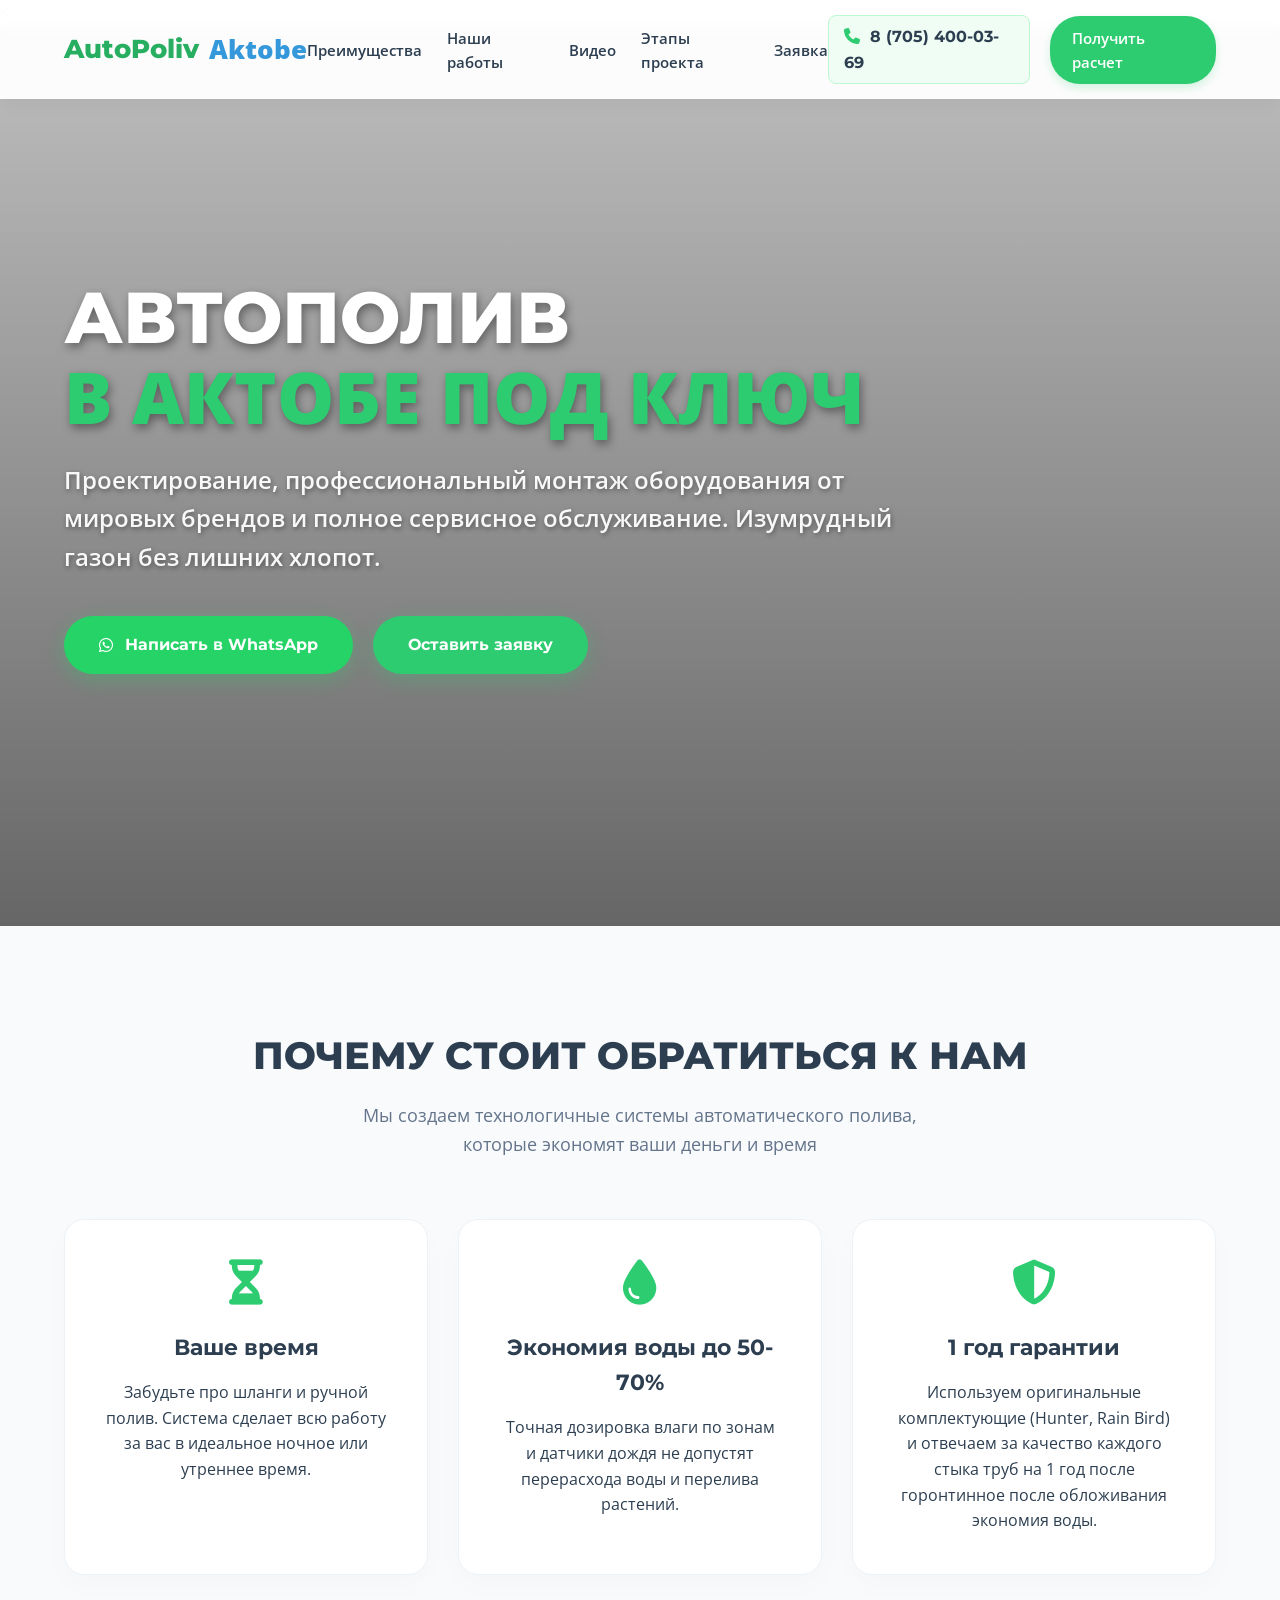
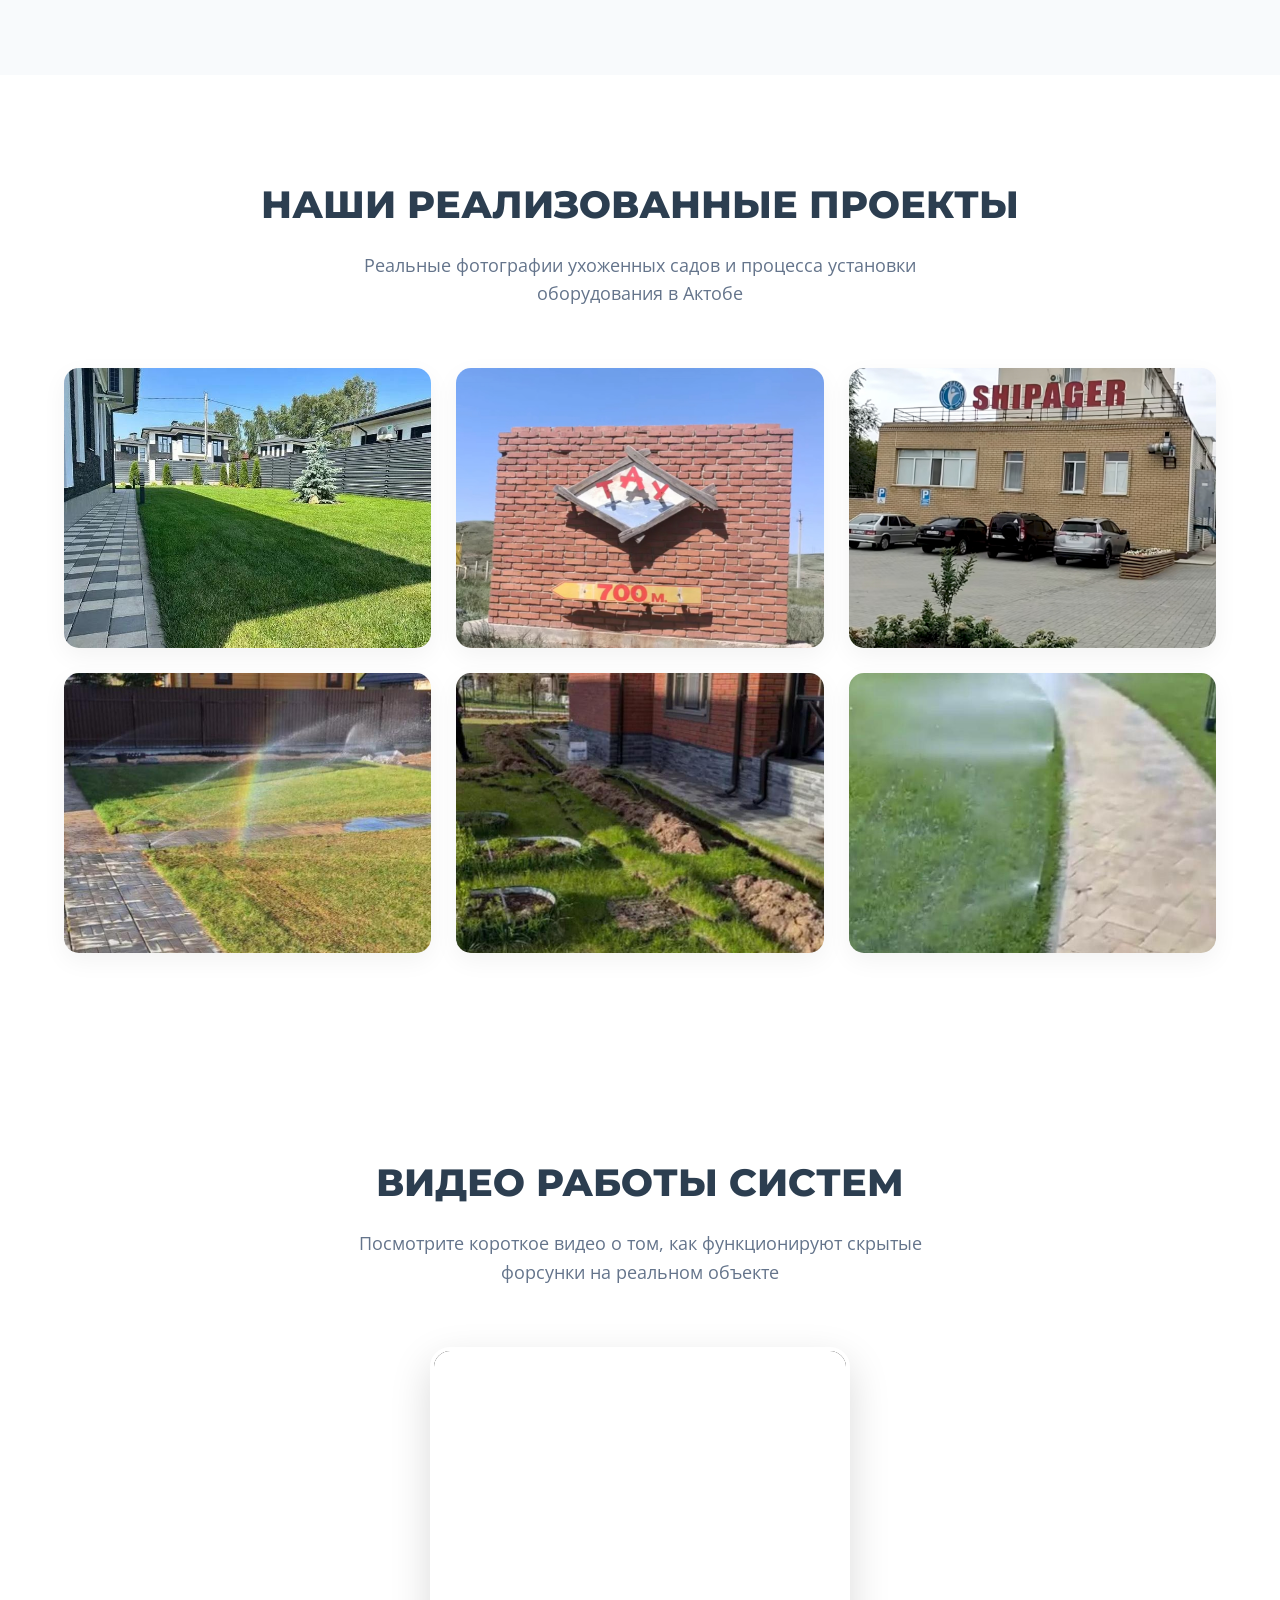
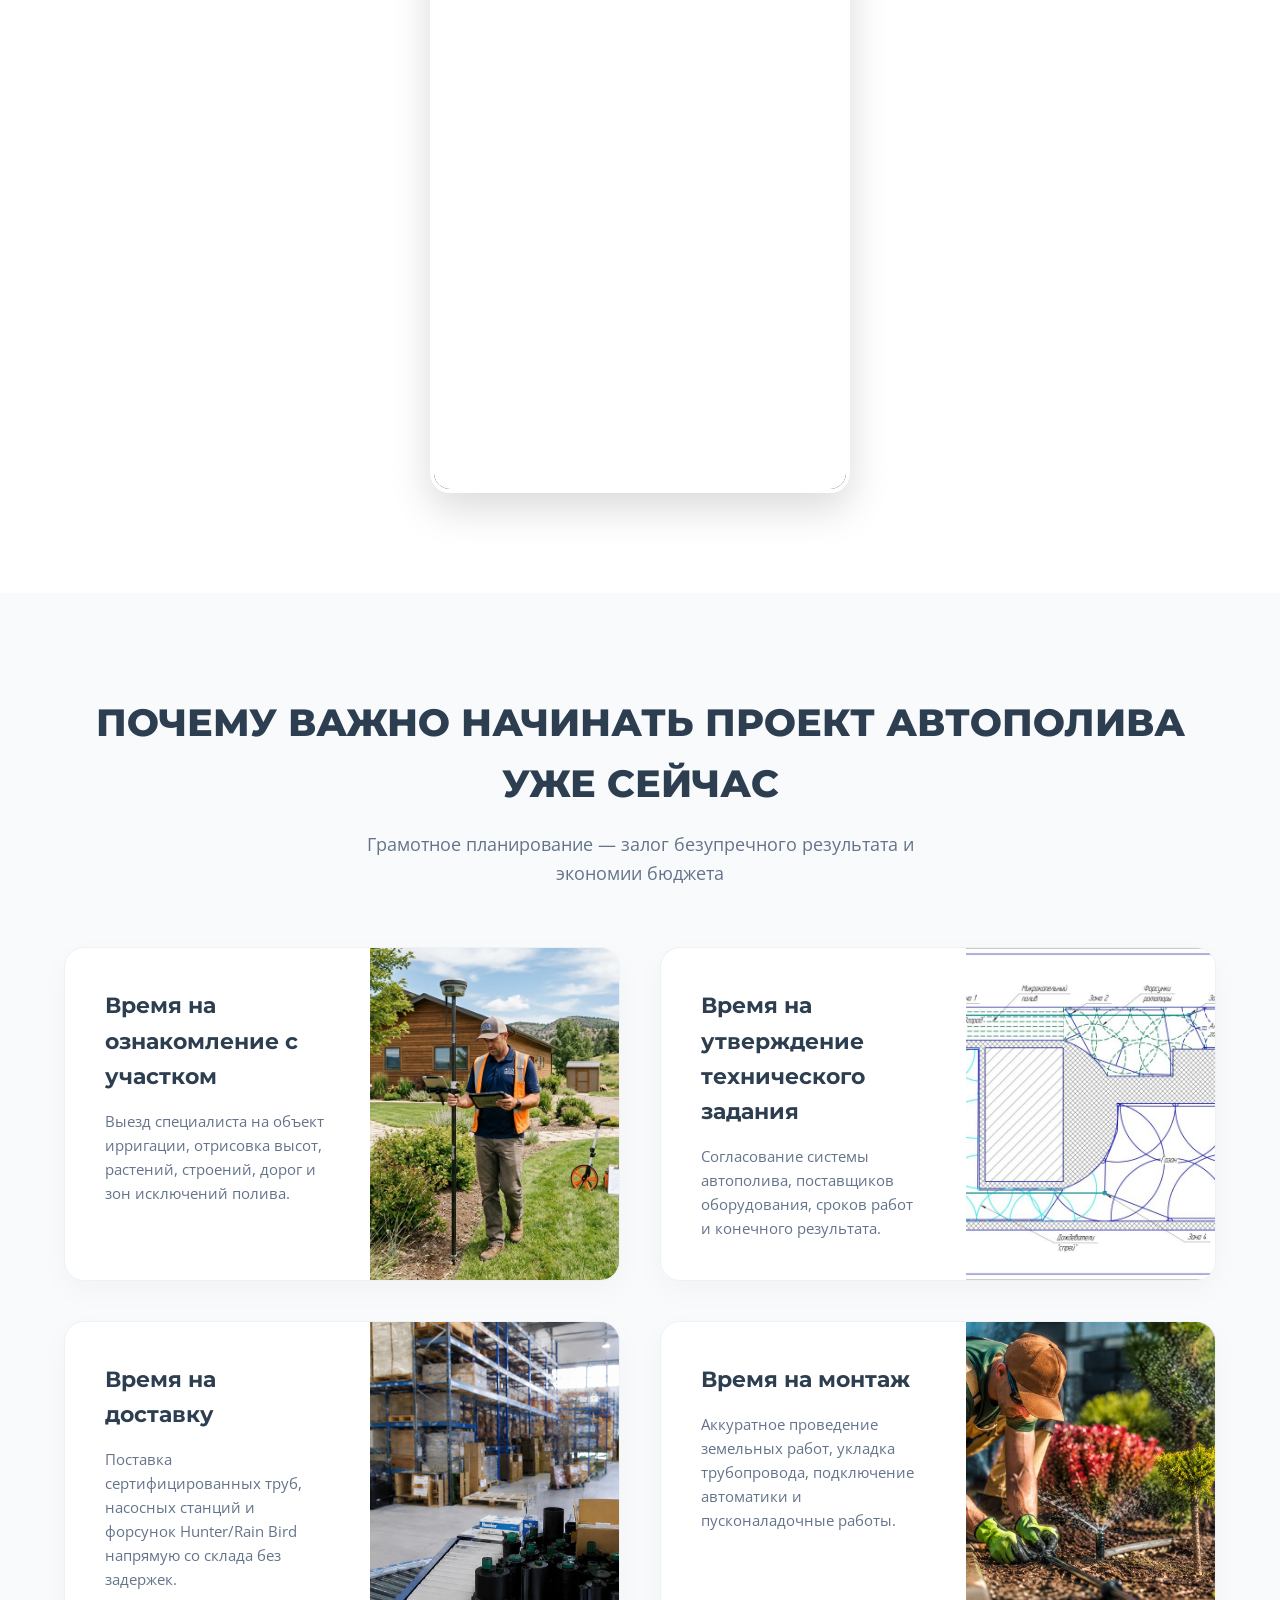
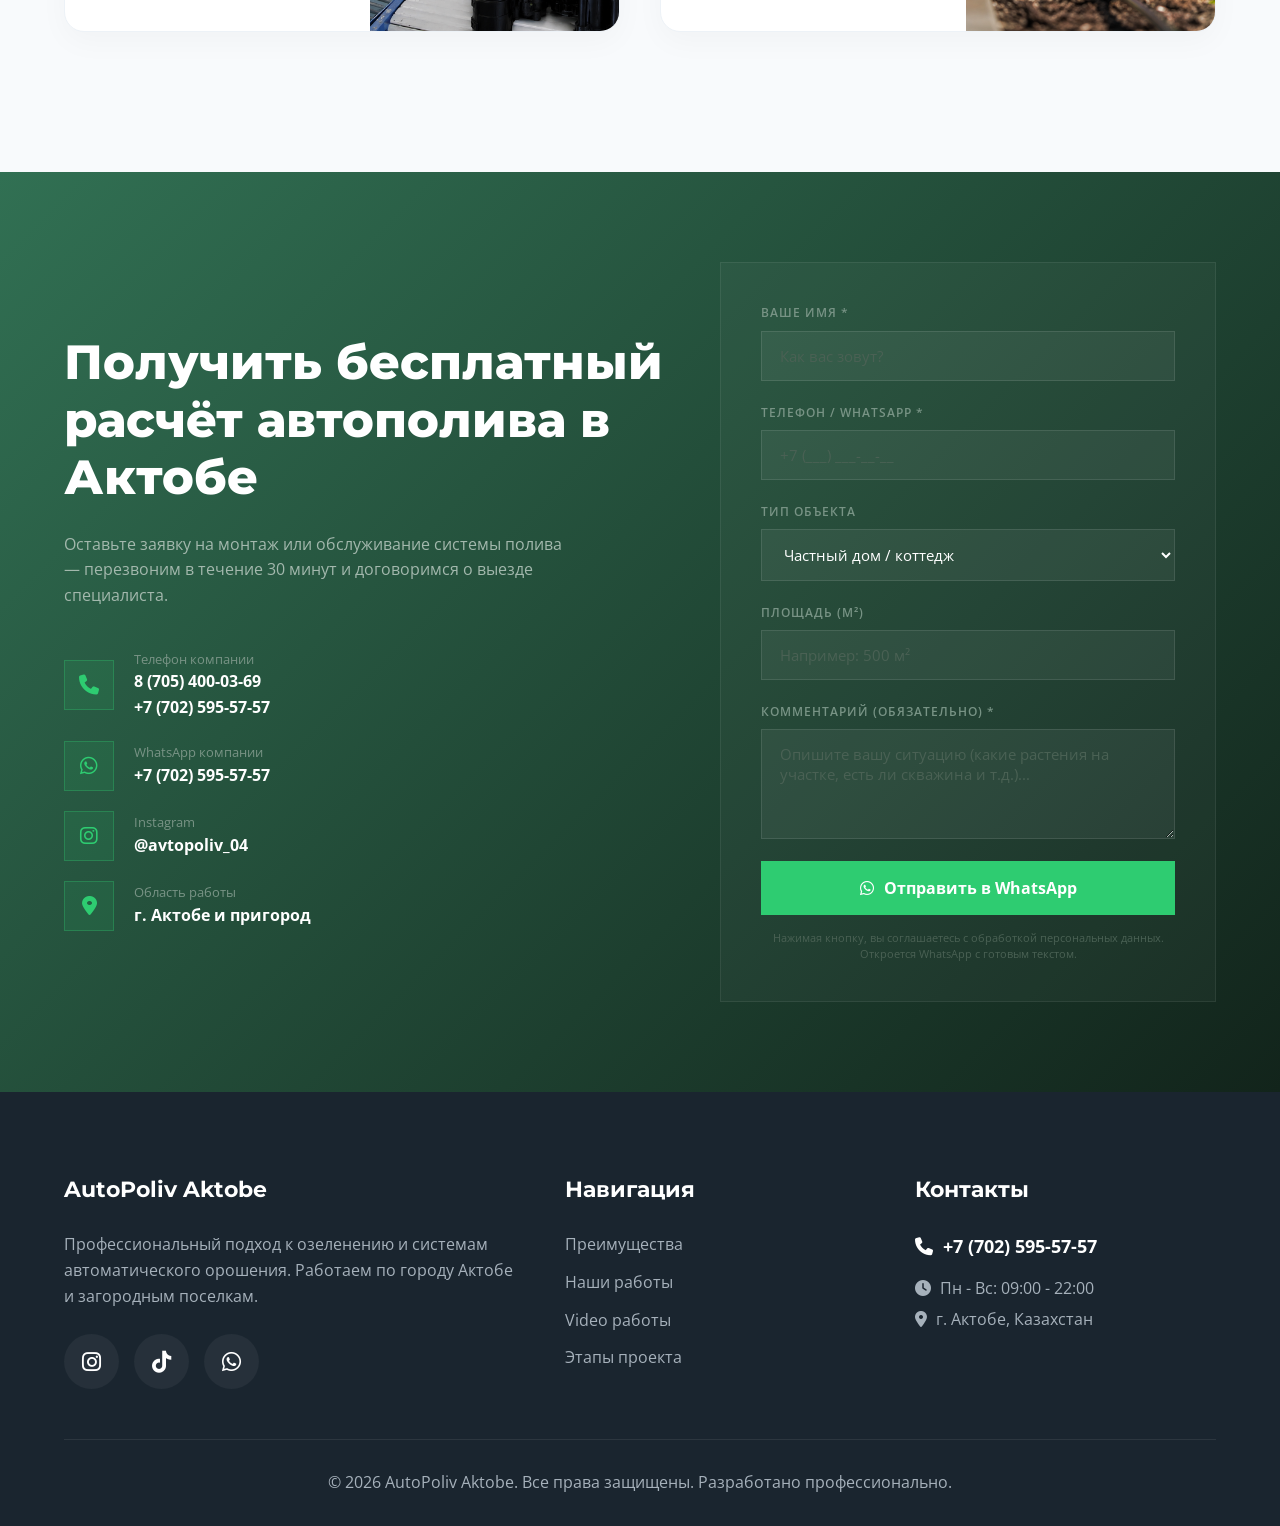
<file: My-site/index.html>
<<!DOCTYPE html>
<html lang="ru">
<head>
    <meta charset="UTF-8">
    <meta name="viewport" content="width=device-width, initial-scale=1.0">
    <title>Автополив Актобе | Профессиональные системы полива</title>
    <link rel="preconnect" href="https://fonts.googleapis.com">
    <link rel="preconnect" href="https://fonts.gstatic.com" crossorigin>
    <link href="https://fonts.googleapis.com/css2?family=Montserrat:wght@400;600;700;800&family=Open+Sans:wght@400;600&display=swap" rel="stylesheet">
    <link rel="stylesheet" href="https://cdnjs.cloudflare.com/ajax/libs/font-awesome/6.5.1/css/all.min.css">
    <style>
        :root {
            --primary-green: #2ecc71;
            --dark-green: #27ae60;
            --water-blue: #3498db;
            --bg-light: #f8fafc;
            --text-main: #2c3e50;
            --text-light: #64748b;
            --white: #ffffff;
            --form-bg: #111d17; /* Темный изумруд как на фото */
        }

        * {
            margin: 0;
            padding: 0;
            box-sizing: border-box;
            font-family: 'Open Sans', sans-serif;
            scroll-behavior: smooth;
        }

        body {
            color: var(--text-main);
            background-color: var(--white);
            line-height: 1.6;
        }

        .container {
            width: 90%;
            max-width: 1200px;
            margin: 0 auto;
        }

        .header {
            background-color: rgba(255, 255, 255, 0.95);
            backdrop-filter: blur(10px);
            box-shadow: 0 4px 20px rgba(0,0,0,0.05);
            position: fixed;
            width: 100%;
            top: 0;
            left: 0;
            z-index: 1000;
        }

        .header-container {
            display: flex;
            justify-content: space-between;
            align-items: center;
            padding: 15px 0;
        }

        .logo {
            font-family: 'Montserrat', sans-serif;
            font-size: 26px;
            font-weight: 800;
            color: var(--dark-green);
            text-decoration: none;
            display: flex;
            align-items: center;
            gap: 10px;
        }

        .logo span {
            color: var(--water-blue);
        }

        .nav {
            display: flex;
            align-items: center;
            gap: 25px;
        }

        .nav a {
            text-decoration: none;
            color: var(--text-main);
            font-weight: 600;
            font-size: 15px;
            transition: color 0.3s;
        }

        .nav a:hover {
            color: var(--primary-green);
        }

        .header-contacts {
            display: flex;
            align-items: center;
            gap: 20px;
        }

        .header-phone {
            font-family: 'Montserrat', sans-serif;
            font-weight: 700;
            font-size: 16px;
            color: var(--text-main);
            text-decoration: none;
            transition: color 0.3s;
            background-color: #f0fdf4;
            padding: 8px 15px;
            border-radius: 8px;
            border: 1px solid #bbf7d0;
        }

        .header-phone:hover {
            color: var(--white);
            background-color: var(--dark-green);
        }

        .nav .btn-nav {
            background-color: var(--primary-green);
            color: white;
            padding: 10px 22px;
            border-radius: 30px;
            box-shadow: 0 4px 10px rgba(46, 204, 113, 0.2);
            text-decoration: none;
            font-weight: 600;
            font-size: 15px;
            transition: all 0.3s ease;
        }

        .nav .btn-nav:hover {
            background-color: var(--dark-green);
            transform: translateY(-2px);
        }

        .hero {
            position: relative;
            height: 100vh;
            background-image: url('https://www.monaghanslandscaping.com/wp-content/uploads/automatic-sprinkler-system-installation.jpg');
            background-size: cover;
            background-position: center;
            display: flex;
            align-items: center;
        }

        .hero-overlay {
            position: absolute;
            top: 0;
            left: 0;
            width: 100%;
            height: 100%;
            background: linear-gradient(rgba(0, 0, 0, 0.25), rgba(0, 0, 0, 0.6));
            z-index: 1;
        }

        .hero-content {
            position: relative;
            z-index: 2;
            color: white;
            max-width: 850px;
        }

        .hero h1 {
            font-family: 'Montserrat', sans-serif;
            font-size: 72px;
            font-weight: 800;
            line-height: 1.1;
            margin-bottom: 25px;
            text-transform: uppercase;
            text-shadow: 2px 4px 10px rgba(0,0,0,0.4);
        }

        .hero h1 span {
            color: var(--primary-green);
        }

        .hero p {
            font-size: 24px;
            margin-bottom: 40px;
            text-shadow: 1px 2px 5px rgba(0,0,0,0.4);
            color: rgba(255,255,255,0.95);
            font-weight: 600;
        }

        .btn-group {
            display: flex;
            gap: 20px;
            flex-wrap: wrap;
        }

        .btn {
            display: inline-flex;
            align-items: center;
            gap: 12px;
            padding: 16px 35px;
            text-decoration: none;
            font-family: 'Montserrat', sans-serif;
            font-weight: 700;
            font-size: 16px;
            border-radius: 50px;
            transition: all 0.3s ease;
        }

        .btn:hover {
            transform: translateY(-3px);
        }

        .btn-whatsapp {
            background-color: #25D366;
            color: white;
            box-shadow: 0 6px 20px rgba(37, 211, 102, 0.3);
        }

        .btn-whatsapp:hover {
            background-color: #20ba56;
            box-shadow: 0 8px 25px rgba(37, 211, 102, 0.4);
        }

        .btn-primary {
            background-color: var(--primary-green);
            color: white;
            box-shadow: 0 6px 20px rgba(46, 204, 113, 0.3);
        }

        .btn-primary:hover {
            background-color: var(--dark-green);
        }

        section {
            padding: 100px 0;
        }

        .section-title {
            text-align: center;
            font-family: 'Montserrat', sans-serif;
            font-size: 38px;
            color: var(--text-main);
            margin-bottom: 15px;
            font-weight: 800;
            text-transform: uppercase;
        }

        .section-subtitle {
            text-align: center;
            color: var(--text-light);
            font-size: 18px;
            margin-bottom: 60px;
            max-width: 600px;
            margin-left: auto;
            margin-right: auto;
        }

        .benefits {
            background-color: var(--bg-light);
        }

        .benefits-grid {
            display: grid;
            grid-template-columns: repeat(auto-fit, minmax(300px, 1fr));
            gap: 30px;
        }

        .benefit-card {
            background: var(--white);
            padding: 40px;
            border-radius: 20px;
            box-shadow: 0 10px 30px rgba(0,0,0,0.02);
            border: 1px solid #edf2f7;
            text-align: center;
            transition: all 0.3s ease;
        }

        .benefit-card:hover {
            border-color: var(--primary-green);
            transform: translateY(-5px);
            box-shadow: 0 15px 35px rgba(46,204,113,0.08);
        }

        .benefit-card i {
            font-size: 45px;
            color: var(--primary-green);
            margin-bottom: 25px;
        }

        .benefit-card h3 {
            font-family: 'Montserrat', sans-serif;
            font-size: 22px;
            margin-bottom: 15px;
            color: var(--text-main);
        }

        .gallery-grid {
            display: grid;
            grid-template-columns: repeat(auto-fit, minmax(350px, 1fr));
            gap: 25px;
        }

        .gallery-item {
            position: relative;
            border-radius: 15px;
            overflow: hidden;
            height: 280px;
            box-shadow: 0 8px 25px rgba(0,0,0,0.05);
        }

        .gallery-item img {
            width: 100%;
            height: 100%;
            object-fit: cover;
            transition: transform 0.5s ease;
        }

        .gallery-item:hover img {
            transform: scale(1.08);
        }

        .video-section {
            background-color: var(--white);
        }

        .video-wrapper {
            max-width: 420px;
            width: 100%;
            aspect-ratio: 9 / 16;
            margin: 0 auto;
            position: relative;
            background-color: #000;
            box-shadow: 0 15px 40px rgba(0,0,0,0.15);
            border-radius: 20px;
            overflow: hidden;
            border: 4px solid var(--white);
        }

        .video-wrapper iframe,
        .video-wrapper blockquote,
        .video-wrapper video {
            width: 100%;
            height: 100%;
            display: block;
        }

        .video-wrapper video {
            object-fit: cover;
        }

        .timeline-section {
            background-color: var(--bg-light);
        }

        .timeline-grid {
            display: grid;
            grid-template-columns: 1fr 1fr;
            gap: 40px;
            align-items: stretch;
            margin-bottom: 40px;
        }

        .timeline-block {
            background: var(--white);
            border-radius: 20px;
            overflow: hidden;
            box-shadow: 0 10px 30px rgba(0,0,0,0.03);
            display: flex;
            border: 1px solid #edf2f7;
        }

        .timeline-text {
            padding: 40px;
            flex: 1;
        }

        .timeline-text h3 {
            font-family: 'Montserrat', sans-serif;
            font-size: 22px;
            margin-bottom: 15px;
            color: var(--text-main);
        }

        .timeline-text p {
            color: var(--text-light);
            font-size: 15px;
        }

        .timeline-image {
            width: 45%;
            position: relative;
        }

        .timeline-image img {
            width: 100%;
            height: 100%;
            object-fit: cover;
        }

        /* СТИЛИ НОВОЙ КРАСИВОЙ ЗАЯВКИ (КАК НА ФОТО) */
        .order-section {
            background: linear-gradient(135deg, #317053 0%, #12241b 100%);
            color: var(--white);
            padding: 90px 0;
            position: relative;
            overflow: hidden;
        }

        .order-grid {
            display: grid;
            grid-template-columns: 1.1fr 0.9fr;
            gap: 50px;
            align-items: center;
        }

        .order-info h2 {
            font-family: 'Montserrat', sans-serif;
            font-size: 48px;
            font-weight: 800;
            line-height: 1.2;
            margin-bottom: 25px;
        }

        .order-info p {
            color: #a3b8ad;
            font-size: 16px;
            margin-bottom: 40px;
            max-width: 500px;
        }

        .company-contacts {
            display: flex;
            flex-direction: column;
            gap: 20px;
        }

        .c-item {
            display: flex;
            align-items: center;
            gap: 20px;
        }

        .c-icon {
            width: 50px;
            height: 50px;
            background-color: rgba(46, 204, 113, 0.1);
            border: 1px solid rgba(46, 204, 113, 0.3);
            display: flex;
            align-items: center;
            justify-content: center;
            font-size: 20px;
            color: var(--primary-green);
        }

        .c-details span {
            display: block;
            font-size: 13px;
            color: #789385;
        }

        .c-details a, .c-details p {
            font-size: 16px;
            font-weight: 700;
            color: var(--white);
            text-decoration: none;
            margin: 0;
        }

        /* Форма заявки */
        .order-form-container {
            background-color: rgba(255, 255, 255, 0.03);
            border: 1px solid rgba(255, 255, 255, 0.07);
            padding: 40px;
        }

        .form-group {
            margin-bottom: 22px;
        }

        .form-group label {
            display: block;
            font-size: 12px;
            text-transform: uppercase;
            letter-spacing: 1px;
            color: #789385;
            margin-bottom: 8px;
            font-weight: 600;
        }

        .form-control {
            width: 100%;
            background-color: rgba(255, 255, 255, 0.05);
            border: 1px solid rgba(255, 255, 255, 0.1);
            padding: 14px 18px;
            color: var(--white);
            font-size: 15px;
            outline: none;
            transition: all 0.3s ease;
        }

        .form-control:focus {
            background-color: rgba(255, 255, 255, 0.08);
            border-color: var(--primary-green);
            box-shadow: 0 0 10px rgba(46, 204, 113, 0.2);
        }

        select.form-control {
            cursor: pointer;
        }

        select.form-control option {
            background-color: #234635;
            color: white;
        }

        .form-control::placeholder {
            color: #4a6154;
        }

        .btn-submit-wa {
            width: 100%;
            background-color: #2ecc71;
            color: white;
            border: none;
            padding: 16px;
            font-size: 16px;
            font-weight: 700;
            cursor: pointer;
            display: flex;
            align-items: center;
            justify-content: center;
            gap: 10px;
            transition: all 0.3s ease;
            position: relative;
            overflow: hidden;
        }

        .btn-submit-wa:hover {
            background-color: #27ae60;
            box-shadow: 0 5px 15px rgba(46, 204, 113, 0.4);
        }

        /* Анимация пульсации кнопки */
        @keyframes pulse {
            0% { box-shadow: 0 0 0 0 rgba(46, 204, 113, 0.5); }
            70% { box-shadow: 0 0 0 15px rgba(46, 204, 113, 0); }
            100% { box-shadow: 0 0 0 0 rgba(46, 204, 113, 0); }
        }

        .btn-submit-wa {
            animation: pulse 2.5s infinite;
        }

        .form-note {
            font-size: 11px;
            color: #4a6154;
            text-align: center;
            margin-top: 15px;
            line-height: 1.4;
        }

        /* ПОДВАЛ */
        .footer {
            background-color: #1a252f;
            color: #ecf0f1;
            padding: 80px 0 30px;
        }

        .footer-grid {
            display: grid;
            grid-template-columns: 1.5fr 1fr 1fr;
            gap: 50px;
            border-bottom: 1px solid rgba(255,255,255,0.08);
            padding-bottom: 50px;
            margin-bottom: 30px;
        }

        .footer h3 {
            font-family: 'Montserrat', sans-serif;
            font-size: 22px;
            color: var(--white);
            margin-bottom: 25px;
        }

        .footer p {
            color: #a6b1bb;
            font-size: 16px;
        }

        .footer-links ul {
            list-style: none;
        }

        .footer-links ul li {
            margin-bottom: 12px;
        }

        .footer-links ul li a {
            color: #a6b1bb;
            text-decoration: none;
            transition: color 0.3s;
        }

        .footer-links ul li a:hover {
            color: var(--primary-green);
        }

        .contact-item {
            margin-bottom: 15px;
        }

        .contact-link {
            color: var(--white);
            text-decoration: none;
            font-size: 18px;
            font-weight: 700;
            display: inline-flex;
            align-items: center;
            gap: 10px;
            transition: color 0.3s;
        }

        .contact-link:hover {
            color: var(--primary-green);
        }

        .social-group {
            display: flex;
            gap: 15px;
            margin-top: 25px;
        }

        .social-btn {
            display: flex;
            align-items: center;
            justify-content: center;
            width: 55px;
            height: 55px;
            background-color: rgba(255,255,255,0.05);
            border-radius: 50%;
            color: var(--white);
            font-size: 22px;
            text-decoration: none;
            transition: all 0.3s ease;
        }

        .social-btn:hover {
            transform: scale(1.1);
            color: white;
        }

        .social-btn.insta:hover { background-color: #E1306C; }
        .social-btn.tiktok:hover { background-color: #000000; }
        .social-btn.wa:hover { background-color: #25D366; }

        .footer-bottom {
            text-align: center;
            color: #7f8c8d;
            font-size: 14px;
        }

        /* ==========================================================================
   АДАПТИВНОСТЬ / МОБИЛЬНАЯ ВЕРСИЯ
   ========================================================================== */

/* 1. СТИЛИ ДЛЯ ПЛАНШЕТОВ (Экран меньше 992px) */
@media (max-width: 992px) {
    .header-container {
        flex-direction: column;
        gap: 15px;
        text-align: center;
    }
    .header-contacts {
        flex-direction: column;
        gap: 10px;
    }
    .timeline-grid {
        grid-template-columns: 1fr;
    }
    .order-grid {
        grid-template-columns: 1fr;
        gap: 40px;
    }
    .order-info h2 {
        font-size: 34px;
        text-align: center;
    }
    .order-info p {
        text-align: center;
        margin: 0 auto 30px;
    }
    .company-contacts {
        align-items: center;
    }
} /* Скобка закрыла планшетную версию */


/* 2. СТИЛИ ДЛЯ ТЕЛЕФОНОВ (Экран меньше 768px) */
@media (max-width: 768px) {

    /* 1. Делаем саму шапку узкой и полупрозрачной, чтобы открылся газон */
    .header { 
        padding: 4px 10px !important; 
        background-color: rgba(255, 255, 255, 0.85) !important; /* Белый прозрачный фон */
    }
    .header-container {
        padding: 2px 5px !important;
        gap: 4px !important;
        flex-direction: column !important;
    }

    /* 2. Делаем логотип аккуратным и компактным */
    .logo {
        font-size: 18px !important;
        gap: 5px !important;
    }

    /* 3. Ужимаем пункты меню в крошечные строчки */
    .nav {
        flex-wrap: wrap;
        justify-content: center;
        gap: 6px !important;
    }
    .nav a {
        font-size: 11px !important; /* Крошечный размер шрифта, как ты и хотела */
        font-weight: 600 !important;
    }

    /* 4. Выстраиваем телефон и кнопку в одну красивую линию, чтобы сэкономить место */
    .header-contacts {
        flex-direction: row !important; 
        gap: 8px !important;
        width: 100%;
        justify-content: center;
        margin-top: 2px;
    }
    .header-phone {
        font-size: 12px !important;
        padding: 4px 10px !important;
    }
    .nav .btn-nav {
        padding: 5px 12px !important;
        font-size: 12px !important;
    }

    /* Все твои остальные мобильные стили для контента (их оставляем без изменений) */
    .hero h1 {
        font-size: 38px;
    }
    .hero p {
        font-size: 18px;
    }
    .btn-group {
        flex-direction: column;
        width: 100%;
    }
    .btn {
        width: 100%;
        justify-content: center;
    }
    .footer-grid {
        grid-template-columns: 1fr;
        gap: 35px;
    }
    section {
        padding: 40px 0; 
    }
    .timeline-block {
        flex-direction: column;
    }
    .timeline-image {
        width: 100%;
        height: 200px;
    }
    .order-form-container {
        padding: 25px 20px;
    }

    /* Все твои остальные мобильные стили */
    .nav {
        flex-wrap: wrap;
        justify-content: center;
        gap: 15px;
    }
    .hero h1 {
        font-size: 38px;
    }
    .hero p {
        font-size: 18px;
    }
    .btn-group {
        flex-direction: column;
        width: 100%;
    }
    .btn {
        width: 100%;
        justify-content: center;
    }
    .footer-grid {
        grid-template-columns: 1fr;
        gap: 35px;
    }
    section {
        padding: 40px 0; /* Немного уменьшили отступы секций, чтобы не крутить бесконечно */
    }
    .timeline-block {
        flex-direction: column;
    }
    .timeline-image {
        width: 100%;
        height: 200px;
    }
    .order-form-container {
        padding: 25px 20px;
    }
} /* Скобка закрыла мобильную версию */

</style>
</head>
<body>

    <header class="header">
        <div class="container header-container">
            <a href="#" class="logo">AutoPoliv <span>Aktobe</span></a>
            <nav class="nav">
                <a href="#benefits">Преимущества</a>
                <a href="#gallery">Наши работы</a>
                <a href="#video">Видео</a>
                <a href="#timeline">Этапы проекта</a>
                <a href="#order">Заявка</a> </nav>
            </nav>
            <div class="header-contacts">
                <a href="tel:+77054000369" class="header-phone">
                    <i class="fas fa-phone" style="color: var(--primary-green); margin-right: 5px;"></i> 8 (705) 400-03-69
                </a>
                <nav class="nav">
                    <a href="#order" class="btn-nav">Получить расчет</a>
                </nav>
            </div>
        </div>
    </header>

    <section class="hero">
        <div class="hero-overlay"></div>
        <div class="container">
            <div class="hero-content">
                <h1>Автополив <br><span>в Актобе под ключ</span></h1>
                <p>Проектирование, профессиональный монтаж оборудования от мировых брендов и полное сервисное обслуживание. Изумрудный газон без лишних хлопот.</p>
                <div class="btn-group">
                    <a href="https://wa.me/77025955757" target="_blank" class="btn btn-whatsapp">
                        <i class="fab fa-whatsapp"></i> Написать в WhatsApp
                    </a>
                    <a href="#order" class="btn btn-primary">Оставить заявку</a>
                </div>
            </div>
        </div>
    </section>

    <section id="benefits" class="benefits">
        <div class="container">
            <h2 class="section-title">Почему стоит обратиться к нам</h2>
            <p class="section-subtitle">Мы создаем технологичные системы автоматического полива, которые экономят ваши деньги и время</p>
            
            <div class="benefits-grid">
                <div class="benefit-card">
                    <i class="fas fa-hourglass-half"></i>
                    <h3>Ваше время</h3>
                    <p>Забудьте про шланги и ручной полив. Система сделает всю работу за вас в идеальное ночное или утреннее время.</p>
                </div>
                <div class="benefit-card">
                    <i class="fas fa-droplet"></i>
                    <h3>Экономия воды до 50-70%</h3>
                    <p>Точная дозировка влаги по зонам и датчики дождя не допустят перерасхода воды и перелива растений.</p>
                </div>
                <div class="benefit-card">
                    <i class="fas fa-shield-halved"></i>
                    <h3>1 год гарантии</h3>
                    <p>Используем оригинальные комплектующие (Hunter, Rain Bird) и отвечаем за качество 
                        каждого стыка труб на 1 год после горонтинное после обложивания  экономия воды.</p>
                </div>
            </div>
        </div>
    </section>

    <section id="gallery" class="gallery">
        <div class="container">
            <h2 class="section-title">Наши реализованные проекты</h2>
            <p class="section-subtitle">Реальные фотографии ухоженных садов и процесса установки оборудования в Актобе</p>
            
            <div class="gallery-grid">
                <div class="gallery-item">
                    <img src="gazon.jpeg" alt="Проект 1">
                </div>
                <div class="gallery-item">
                    <img src="tau.jpeg" alt="Проект 2">
                </div>
                <div class="gallery-item">
                    <img src="shipager.jpeg" alt="Проект 3">
                </div>
                <div class="gallery-item">
                    <img src="fotoo4.1.jpeg" alt="Проект 4">
                </div>
                <div class="gallery-item">
                    <img src="domik 5.jpeg" alt="Проект 5">
                </div>
                <div class="gallery-item">
                    <img src="cartinca 6.jpeg" alt="Проект 6">
                </div>
            </div>
        </div>
    </section>

    <section id="video" class="video-section">
        <div class="container">
            <h2 class="section-title">Видео работы систем</h2>
            <p class="section-subtitle">Посмотрите короткое видео о том, как функционируют скрытые форсунки на реальном объекте</p>
            
            <div class="video-wrapper">
                <blockquote class="instagram-media" data-instgrm-permalink="https://www.instagram.com/reel/DPQZXkBCM7X/?igsh=MWgydWNpbXFoMnRtYQ==" data-instgrm-version="14" style="background:#FFF; border:0; margin:0 auto; max-width:540px; min-width:326px; padding:0; width:100%;">
                </blockquote>
            </div>
            <script async defer src="https://www.instagram.com/embed.js"></script>
        </div>
    </section>

    <section id="timeline" class="timeline-section">
        <div class="container">
            <h2 class="section-title">Почему важно начинать проект автополива уже сейчас</h2>
            <p class="section-subtitle">Грамотное планирование — залог безупречного результата и экономии бюджета</p>
            
            <div class="timeline-grid">
                
                <div class="timeline-block">
                    <div class="timeline-text">
                        <h3>Время на ознакомление с участком</h3>
                        <p>Выезд специалиста на объект ирригации, отрисовка высот, растений, строений, дорог и зон исключений полива.</p>
                    </div>
                    <div class="timeline-image">
                        <img src="pokaz.png" alt="Ознакомление с участком">
                    </div>
                </div>

                <div class="timeline-block">
                    <div class="timeline-text">
                        <h3>Время на утверждение технического задания</h3>
                        <p>Согласование системы автополива, поставщиков оборудования, сроков работ и конечного результата.</p>
                    </div>
                    <div class="timeline-image">
                        <img src="poliv.jpg" alt="Схема и чертеж">
                    </div>
                </div>

                <div class="timeline-block">
                    <div class="timeline-text">
                        <h3>Время на доставку</h3>
                        <p>Поставка сертифицированных труб, насосных станций и форсунок Hunter/Rain Bird напрямую со склада без задержек.</p>
                    </div>
                    <div class="timeline-image">
                        <img src="изо13.png" alt="Оборудование">
                    </div>
                </div>

                <div class="timeline-block">
                    <div class="timeline-text">
                        <h3>Время на монтаж</h3>
                        <p>Аккуратное проведение земельных работ, укладка трубопровода, подключение автоматики и пусконаладочные работы.</p>
                    </div>
                    <div class="timeline-image">
                        <img src="изображение33.png" alt="Монтаж полива">
                    </div>
                </div>

            </div>
        </div>
    </section>

    <section id="order" class="order-section">
        <div class="container">
            <div class="order-grid">
                
                <div class="order-info">
                    <h2>Получить бесплатный расчёт автополива в Актобе</h2>
                    <p>Оставьте заявку на монтаж или обслуживание системы полива — перезвоним в течение 30 минут и договоримся о выезде специалиста.</p>
                    
                    <div class="company-contacts">
                        <div class="c-item">
                            <div class="c-icon"><i class="fas fa-phone"></i></div>
                            <div class="c-details">
                                <span>Телефон компании</span>
                                <a href="tel:+77054000369">8 (705) 400-03-69</a><br>
                                <a href="tel:+77025955757">+7 (702) 595-57-57</a>
                            </div>
                        </div>
                        <div class="c-item">
                            <div class="c-icon"><i class="fab fa-whatsapp"></i></div>
                            <div class="c-details">
                                <span>WhatsApp компании</span>
                                <a href="https://wa.me/77025955757" target="_blank">+7 (702) 595-57-57</a>
                            </div>
                        </div>
                        <div class="c-item">
                            <div class="c-icon"><i class="fab fa-instagram"></i></div>
                            <div class="c-details">
                                <span>Instagram</span>
                                <a href="https://instagram.com/avtopoliv_astana" target="_blank">@avtopoliv_04</a>
                            </div>
                        </div>
                        <div class="c-item">
                            <div class="c-icon"><i class="fas fa-map-marker-alt"></i></div>
                            <div class="c-details">
                                <span>Область работы</span>
                                <p>г. Актобе и пригород</p>
                            </div>
                        </div>
                    </div>
                </div>

                <div class="order-form-container">
                    <form id="tg-form">
                        <div class="form-group">
                            <label>Ваше имя *</label>
                            <input type="text" class="form-control" placeholder="Как вас зовут?" required>
                        </div>
                        
                        <div class="form-group">
                            <label>Телефон / WhatsApp *</label>
                            <input type="tel" class="form-control" placeholder="+7 (___) ___-__-__" required>
                        </div>
                        
                        <div class="form-group">
                            <label>Тип объекта</label>
                            <select class="form-control">
                                <option>Частный дом / коттедж</option>
                                <option>Дачный участок</option>
                                <option>Коммерческий объект</option>
                                <option>Городская территория</option>
                            </select>
                        </div>
                        
                        <div class="form-group">
                            <label>Площадь (м²)</label>
                            <input type="text" class="form-control" placeholder="Например: 500 м²">
                        </div>
                        
                        <div class="form-group">
                            <label>Комментарий (ОБЯЗАТЕЛЬНО) *</label>
                            <textarea class="form-control" rows="4" placeholder="Опишите вашу ситуацию (какие растения на участке, есть ли скважина и т.д.)..." required></textarea>
                        </div>
                        
                        <button type="submit" class="btn-submit-wa">
                            <i class="fab fa-whatsapp"></i> Отправить в WhatsApp
                        </button>
                        
                        <div class="form-note">
                            Нажимая кнопку, вы соглашаетесь с обработкой персональных данных. Откроется WhatsApp с готовым текстом.
                        </div>
                    </form>
                </div>

            </div>
        </div>
    </section>

    <footer id="contacts" class="footer">
        <div class="container footer-grid">
            
            <div class="footer-info">
                <h3>AutoPoliv Aktobe</h3>
                <p>Профессиональный подход к озеленению и системам автоматического орошения. Работаем по городу Актобе и загородным поселкам.</p>
                
                <div class="social-group">
                    <a href="https://instagram.com/" target="_blank" class="social-btn insta" title="Instagram">
                        <i class="fab fa-instagram"></i>
                    </a>
                    <a href="https://www.tiktok.com/@avtopoliv_04?_r=1&_t=ZS-96qKdj9OLie" target="_blank" class="social-btn tiktok" title="TikTok">
                        <i class="fab fa-tiktok"></i>
                    </a>
                    <a href="https://wa.me/77001434923" target="_blank" class="social-btn wa" title="WhatsApp">
                        <i class="fab fa-whatsapp"></i>
                    </a>
                </div>
            </div>
            
            <div class="footer-links">
                <h3>Навигация</h3>
                <ul>
                    <li><a href="#benefits">Преимущества</a></li>
                    <li><a href="#gallery">Наши работы</a></li>
                    <li><a href="#video">Video работы</a></li>
                    <li><a href="#timeline">Этапы проекта</a></li>
                </ul>
            </div>
            
            <div class="footer-contacts">
                <h3>Контакты</h3>
                <div class="contact-item">
                    <a href="tel:+77025955757" class="contact-link">
                        <i class="fas fa-phone"></i> +7 (702) 595-57-57
                    </a>
                </div>
                <p style="margin-top: 10px;"><i class="fas fa-clock" style="margin-right: 5px;"></i> Пн - Вс: 09:00 - 22:00</p>
                <p style="margin-top: 5px;"><i class="fas fa-map-marker-alt" style="margin-right: 5px;"></i> г. Актобе, Казахстан</p>
            </div>
            
        </div>
        
        <div class="footer-bottom">
            <p>&copy; 2026 AutoPoliv Aktobe. Все права защищены. Разработано профессионально.</p>
        </div>
    </footer>

</body>
</html>
</file>
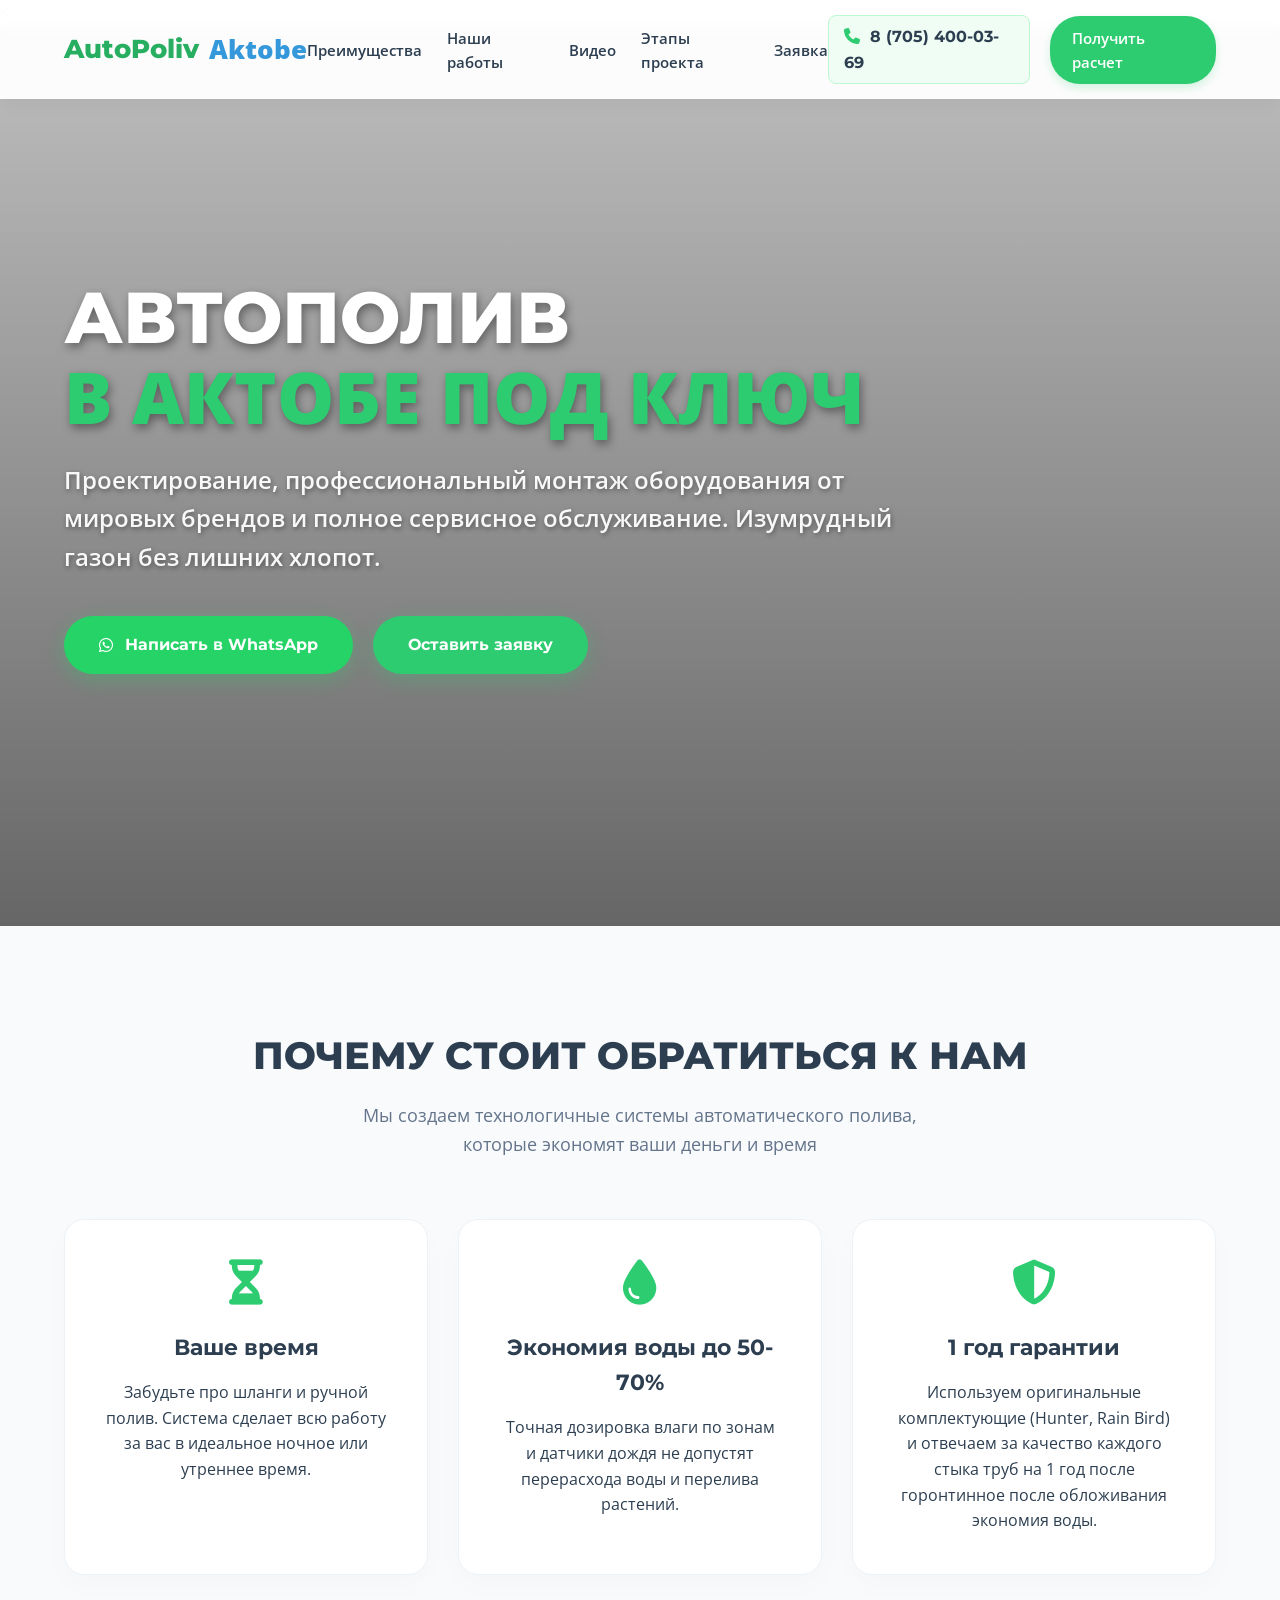
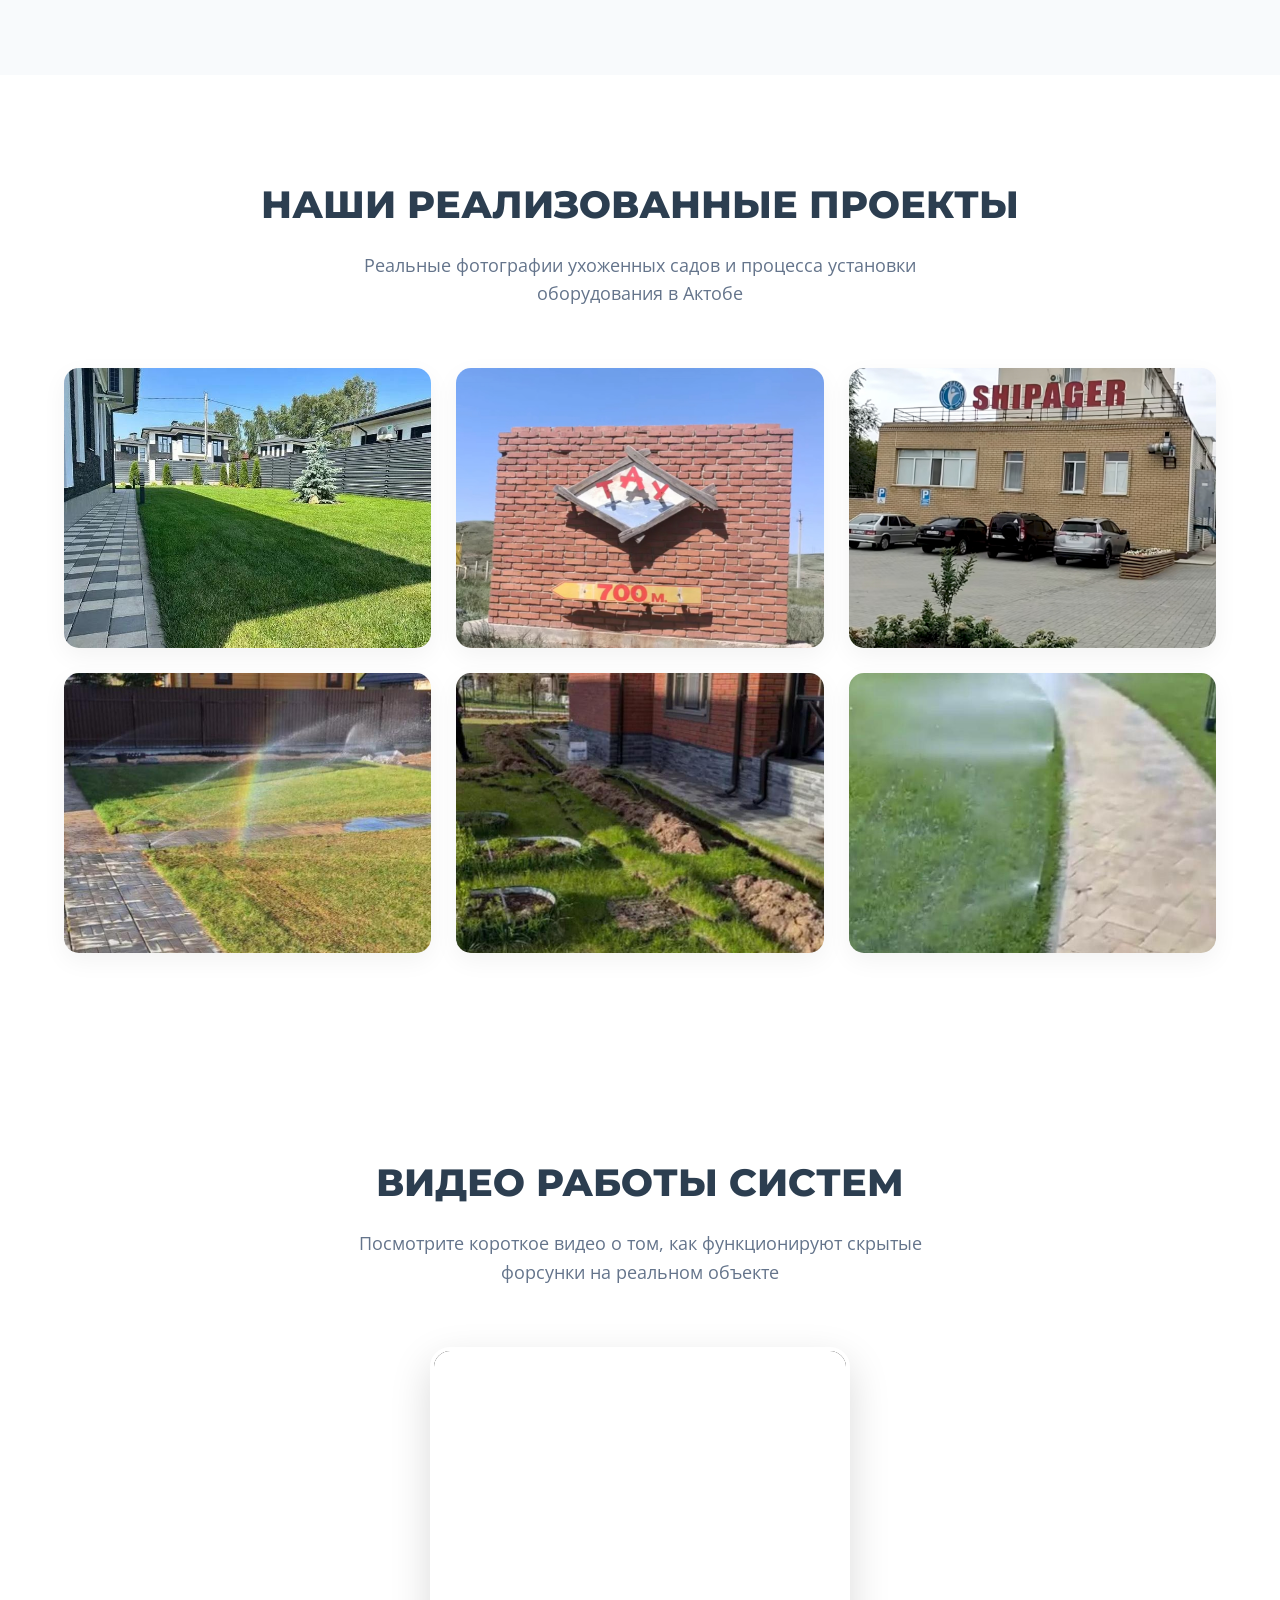
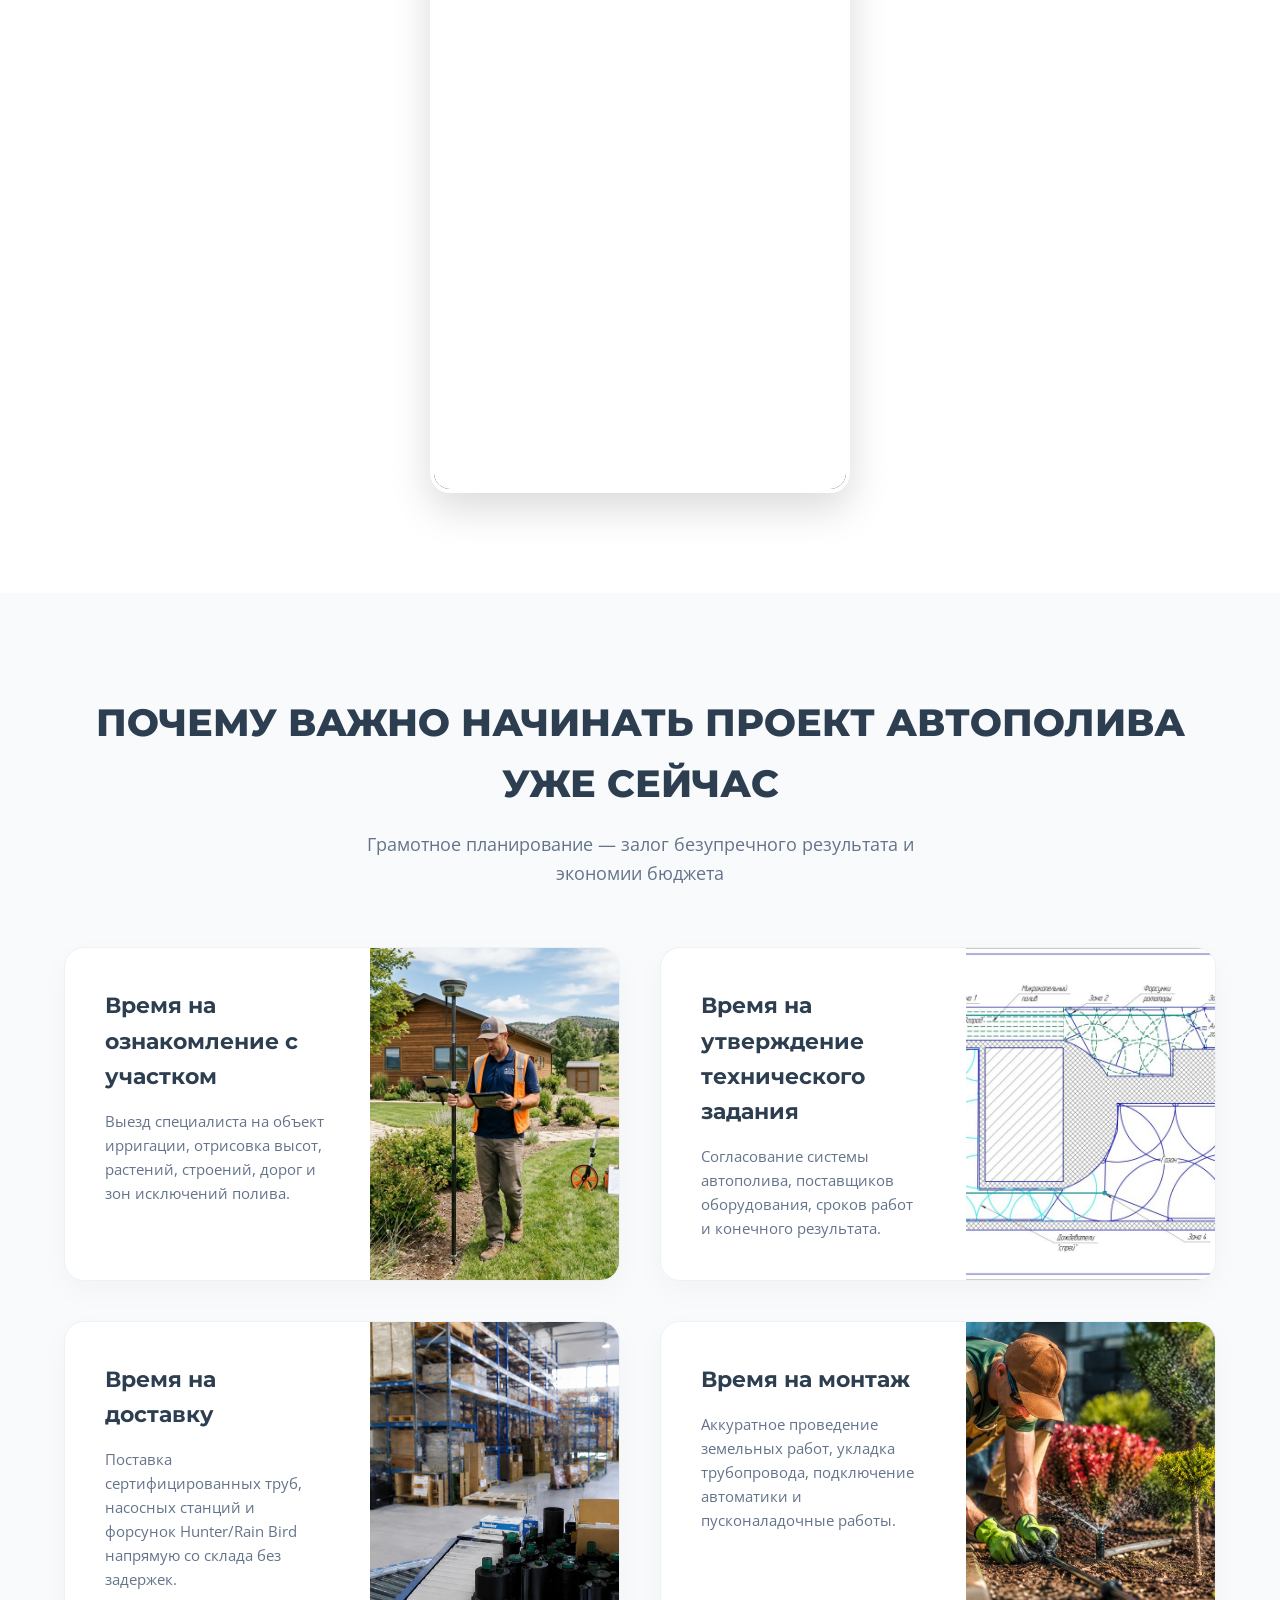
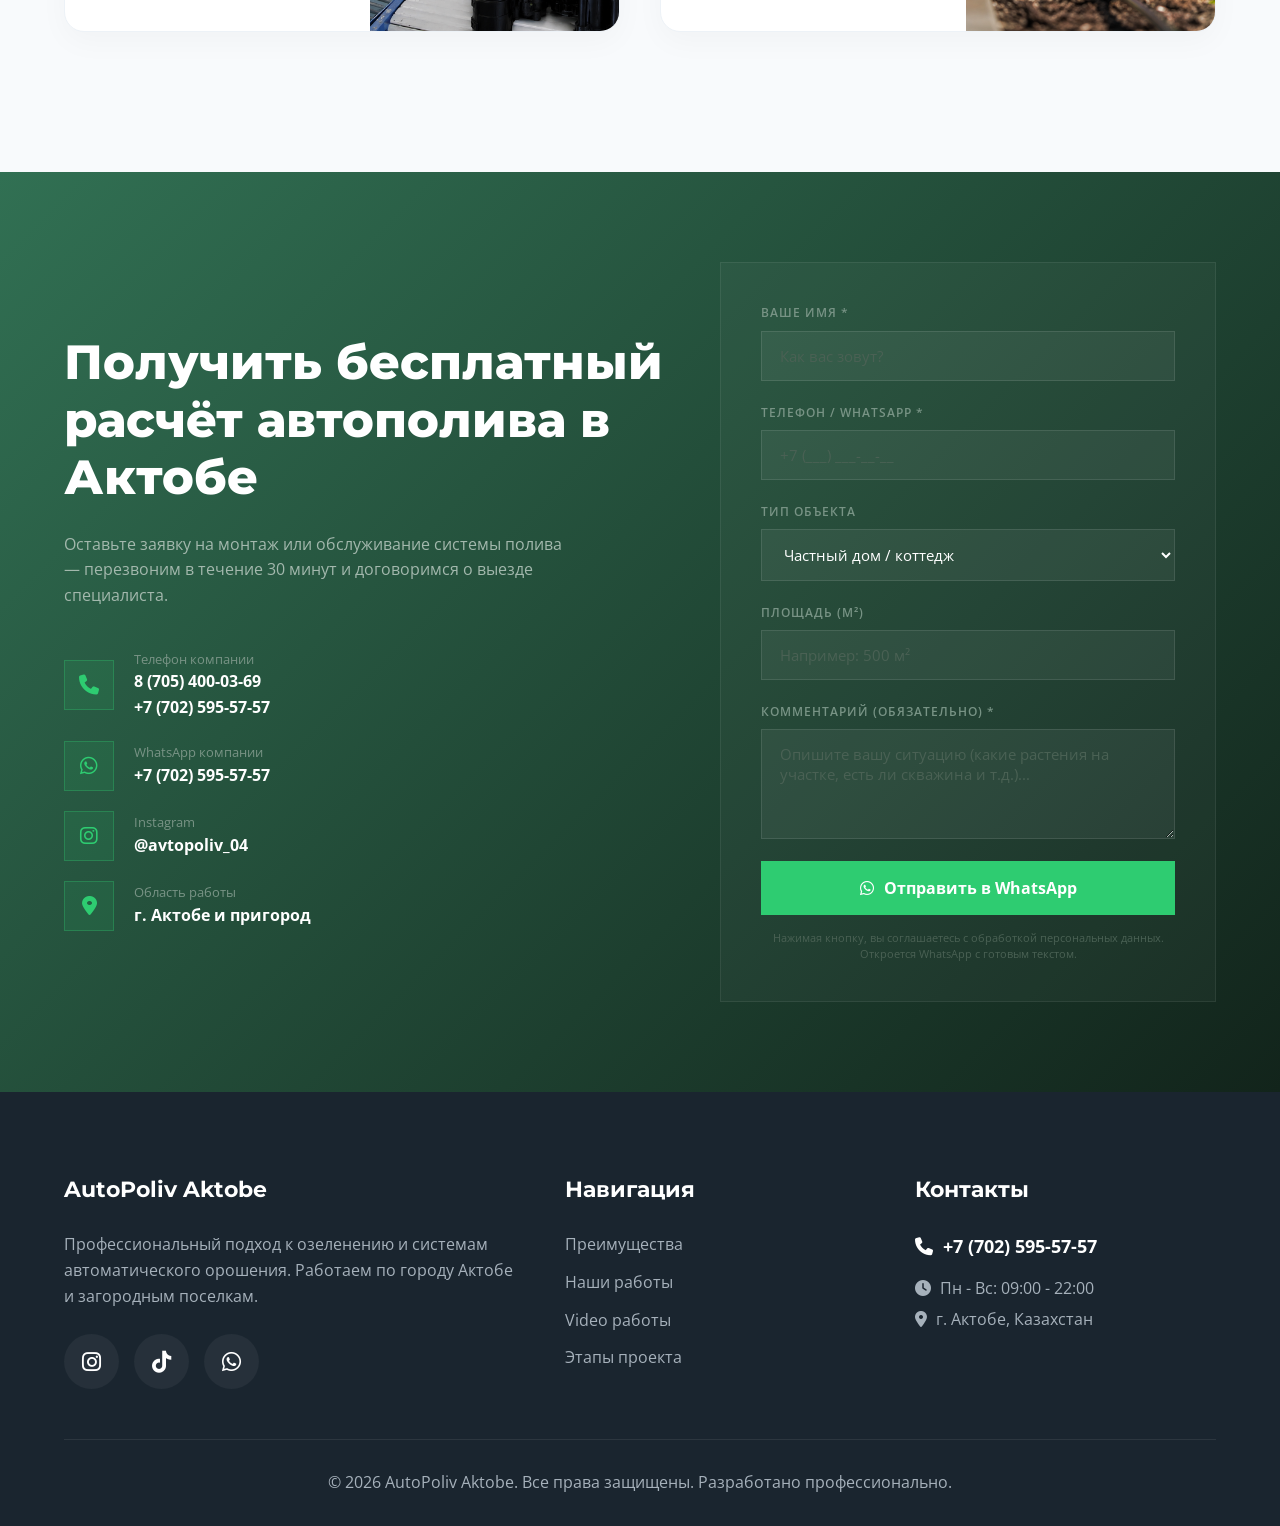
<file: My-site/My-site/index.html>
<<!DOCTYPE html>
<html lang="ru">
<head>
    <meta charset="UTF-8">
    <meta name="viewport" content="width=device-width, initial-scale=1.0">
    <title>Автополив Актобе | Профессиональные системы полива</title>
    <link rel="preconnect" href="https://fonts.googleapis.com">
    <link rel="preconnect" href="https://fonts.gstatic.com" crossorigin>
    <link href="https://fonts.googleapis.com/css2?family=Montserrat:wght@400;600;700;800&family=Open+Sans:wght@400;600&display=swap" rel="stylesheet">
    <link rel="stylesheet" href="https://cdnjs.cloudflare.com/ajax/libs/font-awesome/6.5.1/css/all.min.css">
    <style>
        :root {
            --primary-green: #2ecc71;
            --dark-green: #27ae60;
            --water-blue: #3498db;
            --bg-light: #f8fafc;
            --text-main: #2c3e50;
            --text-light: #64748b;
            --white: #ffffff;
            --form-bg: #111d17; /* Темный изумруд как на фото */
        }

        * {
            margin: 0;
            padding: 0;
            box-sizing: border-box;
            font-family: 'Open Sans', sans-serif;
            scroll-behavior: smooth;
        }

        body {
            color: var(--text-main);
            background-color: var(--white);
            line-height: 1.6;
        }

        .container {
            width: 90%;
            max-width: 1200px;
            margin: 0 auto;
        }

        .header {
            background-color: rgba(255, 255, 255, 0.95);
            backdrop-filter: blur(10px);
            box-shadow: 0 4px 20px rgba(0,0,0,0.05);
            position: fixed;
            width: 100%;
            top: 0;
            left: 0;
            z-index: 1000;
        }

        .header-container {
            display: flex;
            justify-content: space-between;
            align-items: center;
            padding: 15px 0;
        }

        .logo {
            font-family: 'Montserrat', sans-serif;
            font-size: 26px;
            font-weight: 800;
            color: var(--dark-green);
            text-decoration: none;
            display: flex;
            align-items: center;
            gap: 10px;
        }

        .logo span {
            color: var(--water-blue);
        }

        .nav {
            display: flex;
            align-items: center;
            gap: 25px;
        }

        .nav a {
            text-decoration: none;
            color: var(--text-main);
            font-weight: 600;
            font-size: 15px;
            transition: color 0.3s;
        }

        .nav a:hover {
            color: var(--primary-green);
        }

        .header-contacts {
            display: flex;
            align-items: center;
            gap: 20px;
        }

        .header-phone {
            font-family: 'Montserrat', sans-serif;
            font-weight: 700;
            font-size: 16px;
            color: var(--text-main);
            text-decoration: none;
            transition: color 0.3s;
            background-color: #f0fdf4;
            padding: 8px 15px;
            border-radius: 8px;
            border: 1px solid #bbf7d0;
        }

        .header-phone:hover {
            color: var(--white);
            background-color: var(--dark-green);
        }

        .nav .btn-nav {
            background-color: var(--primary-green);
            color: white;
            padding: 10px 22px;
            border-radius: 30px;
            box-shadow: 0 4px 10px rgba(46, 204, 113, 0.2);
            text-decoration: none;
            font-weight: 600;
            font-size: 15px;
            transition: all 0.3s ease;
        }

        .nav .btn-nav:hover {
            background-color: var(--dark-green);
            transform: translateY(-2px);
        }

        .hero {
            position: relative;
            height: 100vh;
            background-image: url('https://www.monaghanslandscaping.com/wp-content/uploads/automatic-sprinkler-system-installation.jpg');
            background-size: cover;
            background-position: center;
            display: flex;
            align-items: center;
        }

        .hero-overlay {
            position: absolute;
            top: 0;
            left: 0;
            width: 100%;
            height: 100%;
            background: linear-gradient(rgba(0, 0, 0, 0.25), rgba(0, 0, 0, 0.6));
            z-index: 1;
        }

        .hero-content {
            position: relative;
            z-index: 2;
            color: white;
            max-width: 850px;
        }

        .hero h1 {
            font-family: 'Montserrat', sans-serif;
            font-size: 72px;
            font-weight: 800;
            line-height: 1.1;
            margin-bottom: 25px;
            text-transform: uppercase;
            text-shadow: 2px 4px 10px rgba(0,0,0,0.4);
        }

        .hero h1 span {
            color: var(--primary-green);
        }

        .hero p {
            font-size: 24px;
            margin-bottom: 40px;
            text-shadow: 1px 2px 5px rgba(0,0,0,0.4);
            color: rgba(255,255,255,0.95);
            font-weight: 600;
        }

        .btn-group {
            display: flex;
            gap: 20px;
            flex-wrap: wrap;
        }

        .btn {
            display: inline-flex;
            align-items: center;
            gap: 12px;
            padding: 16px 35px;
            text-decoration: none;
            font-family: 'Montserrat', sans-serif;
            font-weight: 700;
            font-size: 16px;
            border-radius: 50px;
            transition: all 0.3s ease;
        }

        .btn:hover {
            transform: translateY(-3px);
        }

        .btn-whatsapp {
            background-color: #25D366;
            color: white;
            box-shadow: 0 6px 20px rgba(37, 211, 102, 0.3);
        }

        .btn-whatsapp:hover {
            background-color: #20ba56;
            box-shadow: 0 8px 25px rgba(37, 211, 102, 0.4);
        }

        .btn-primary {
            background-color: var(--primary-green);
            color: white;
            box-shadow: 0 6px 20px rgba(46, 204, 113, 0.3);
        }

        .btn-primary:hover {
            background-color: var(--dark-green);
        }

        section {
            padding: 100px 0;
        }

        .section-title {
            text-align: center;
            font-family: 'Montserrat', sans-serif;
            font-size: 38px;
            color: var(--text-main);
            margin-bottom: 15px;
            font-weight: 800;
            text-transform: uppercase;
        }

        .section-subtitle {
            text-align: center;
            color: var(--text-light);
            font-size: 18px;
            margin-bottom: 60px;
            max-width: 600px;
            margin-left: auto;
            margin-right: auto;
        }

        .benefits {
            background-color: var(--bg-light);
        }

        .benefits-grid {
            display: grid;
            grid-template-columns: repeat(auto-fit, minmax(300px, 1fr));
            gap: 30px;
        }

        .benefit-card {
            background: var(--white);
            padding: 40px;
            border-radius: 20px;
            box-shadow: 0 10px 30px rgba(0,0,0,0.02);
            border: 1px solid #edf2f7;
            text-align: center;
            transition: all 0.3s ease;
        }

        .benefit-card:hover {
            border-color: var(--primary-green);
            transform: translateY(-5px);
            box-shadow: 0 15px 35px rgba(46,204,113,0.08);
        }

        .benefit-card i {
            font-size: 45px;
            color: var(--primary-green);
            margin-bottom: 25px;
        }

        .benefit-card h3 {
            font-family: 'Montserrat', sans-serif;
            font-size: 22px;
            margin-bottom: 15px;
            color: var(--text-main);
        }

        .gallery-grid {
            display: grid;
            grid-template-columns: repeat(auto-fit, minmax(350px, 1fr));
            gap: 25px;
        }

        .gallery-item {
            position: relative;
            border-radius: 15px;
            overflow: hidden;
            height: 280px;
            box-shadow: 0 8px 25px rgba(0,0,0,0.05);
        }

        .gallery-item img {
            width: 100%;
            height: 100%;
            object-fit: cover;
            transition: transform 0.5s ease;
        }

        .gallery-item:hover img {
            transform: scale(1.08);
        }

        .video-section {
            background-color: var(--white);
        }

        .video-wrapper {
            max-width: 420px;
            width: 100%;
            aspect-ratio: 9 / 16;
            margin: 0 auto;
            position: relative;
            background-color: #000;
            box-shadow: 0 15px 40px rgba(0,0,0,0.15);
            border-radius: 20px;
            overflow: hidden;
            border: 4px solid var(--white);
        }

        .video-wrapper iframe,
        .video-wrapper blockquote,
        .video-wrapper video {
            width: 100%;
            height: 100%;
            display: block;
        }

        .video-wrapper video {
            object-fit: cover;
        }

        .timeline-section {
            background-color: var(--bg-light);
        }

        .timeline-grid {
            display: grid;
            grid-template-columns: 1fr 1fr;
            gap: 40px;
            align-items: stretch;
            margin-bottom: 40px;
        }

        .timeline-block {
            background: var(--white);
            border-radius: 20px;
            overflow: hidden;
            box-shadow: 0 10px 30px rgba(0,0,0,0.03);
            display: flex;
            border: 1px solid #edf2f7;
        }

        .timeline-text {
            padding: 40px;
            flex: 1;
        }

        .timeline-text h3 {
            font-family: 'Montserrat', sans-serif;
            font-size: 22px;
            margin-bottom: 15px;
            color: var(--text-main);
        }

        .timeline-text p {
            color: var(--text-light);
            font-size: 15px;
        }

        .timeline-image {
            width: 45%;
            position: relative;
        }

        .timeline-image img {
            width: 100%;
            height: 100%;
            object-fit: cover;
        }

        /* СТИЛИ НОВОЙ КРАСИВОЙ ЗАЯВКИ (КАК НА ФОТО) */
        .order-section {
            background: linear-gradient(135deg, #317053 0%, #12241b 100%);
            color: var(--white);
            padding: 90px 0;
            position: relative;
            overflow: hidden;
        }

        .order-grid {
            display: grid;
            grid-template-columns: 1.1fr 0.9fr;
            gap: 50px;
            align-items: center;
        }

        .order-info h2 {
            font-family: 'Montserrat', sans-serif;
            font-size: 48px;
            font-weight: 800;
            line-height: 1.2;
            margin-bottom: 25px;
        }

        .order-info p {
            color: #a3b8ad;
            font-size: 16px;
            margin-bottom: 40px;
            max-width: 500px;
        }

        .company-contacts {
            display: flex;
            flex-direction: column;
            gap: 20px;
        }

        .c-item {
            display: flex;
            align-items: center;
            gap: 20px;
        }

        .c-icon {
            width: 50px;
            height: 50px;
            background-color: rgba(46, 204, 113, 0.1);
            border: 1px solid rgba(46, 204, 113, 0.3);
            display: flex;
            align-items: center;
            justify-content: center;
            font-size: 20px;
            color: var(--primary-green);
        }

        .c-details span {
            display: block;
            font-size: 13px;
            color: #789385;
        }

        .c-details a, .c-details p {
            font-size: 16px;
            font-weight: 700;
            color: var(--white);
            text-decoration: none;
            margin: 0;
        }

        /* Форма заявки */
        .order-form-container {
            background-color: rgba(255, 255, 255, 0.03);
            border: 1px solid rgba(255, 255, 255, 0.07);
            padding: 40px;
        }

        .form-group {
            margin-bottom: 22px;
        }

        .form-group label {
            display: block;
            font-size: 12px;
            text-transform: uppercase;
            letter-spacing: 1px;
            color: #789385;
            margin-bottom: 8px;
            font-weight: 600;
        }

        .form-control {
            width: 100%;
            background-color: rgba(255, 255, 255, 0.05);
            border: 1px solid rgba(255, 255, 255, 0.1);
            padding: 14px 18px;
            color: var(--white);
            font-size: 15px;
            outline: none;
            transition: all 0.3s ease;
        }

        .form-control:focus {
            background-color: rgba(255, 255, 255, 0.08);
            border-color: var(--primary-green);
            box-shadow: 0 0 10px rgba(46, 204, 113, 0.2);
        }

        select.form-control {
            cursor: pointer;
        }

        select.form-control option {
            background-color: #234635;
            color: white;
        }

        .form-control::placeholder {
            color: #4a6154;
        }

        .btn-submit-wa {
            width: 100%;
            background-color: #2ecc71;
            color: white;
            border: none;
            padding: 16px;
            font-size: 16px;
            font-weight: 700;
            cursor: pointer;
            display: flex;
            align-items: center;
            justify-content: center;
            gap: 10px;
            transition: all 0.3s ease;
            position: relative;
            overflow: hidden;
        }

        .btn-submit-wa:hover {
            background-color: #27ae60;
            box-shadow: 0 5px 15px rgba(46, 204, 113, 0.4);
        }

        /* Анимация пульсации кнопки */
        @keyframes pulse {
            0% { box-shadow: 0 0 0 0 rgba(46, 204, 113, 0.5); }
            70% { box-shadow: 0 0 0 15px rgba(46, 204, 113, 0); }
            100% { box-shadow: 0 0 0 0 rgba(46, 204, 113, 0); }
        }

        .btn-submit-wa {
            animation: pulse 2.5s infinite;
        }

        .form-note {
            font-size: 11px;
            color: #4a6154;
            text-align: center;
            margin-top: 15px;
            line-height: 1.4;
        }

        /* ПОДВАЛ */
        .footer {
            background-color: #1a252f;
            color: #ecf0f1;
            padding: 80px 0 30px;
        }

        .footer-grid {
            display: grid;
            grid-template-columns: 1.5fr 1fr 1fr;
            gap: 50px;
            border-bottom: 1px solid rgba(255,255,255,0.08);
            padding-bottom: 50px;
            margin-bottom: 30px;
        }

        .footer h3 {
            font-family: 'Montserrat', sans-serif;
            font-size: 22px;
            color: var(--white);
            margin-bottom: 25px;
        }

        .footer p {
            color: #a6b1bb;
            font-size: 16px;
        }

        .footer-links ul {
            list-style: none;
        }

        .footer-links ul li {
            margin-bottom: 12px;
        }

        .footer-links ul li a {
            color: #a6b1bb;
            text-decoration: none;
            transition: color 0.3s;
        }

        .footer-links ul li a:hover {
            color: var(--primary-green);
        }

        .contact-item {
            margin-bottom: 15px;
        }

        .contact-link {
            color: var(--white);
            text-decoration: none;
            font-size: 18px;
            font-weight: 700;
            display: inline-flex;
            align-items: center;
            gap: 10px;
            transition: color 0.3s;
        }

        .contact-link:hover {
            color: var(--primary-green);
        }

        .social-group {
            display: flex;
            gap: 15px;
            margin-top: 25px;
        }

        .social-btn {
            display: flex;
            align-items: center;
            justify-content: center;
            width: 55px;
            height: 55px;
            background-color: rgba(255,255,255,0.05);
            border-radius: 50%;
            color: var(--white);
            font-size: 22px;
            text-decoration: none;
            transition: all 0.3s ease;
        }

        .social-btn:hover {
            transform: scale(1.1);
            color: white;
        }

        .social-btn.insta:hover { background-color: #E1306C; }
        .social-btn.tiktok:hover { background-color: #000000; }
        .social-btn.wa:hover { background-color: #25D366; }

        .footer-bottom {
            text-align: center;
            color: #7f8c8d;
            font-size: 14px;
        }

        /* ==========================================================================
   АДАПТИВНОСТЬ / МОБИЛЬНАЯ ВЕРСИЯ
   ========================================================================== */

/* 1. СТИЛИ ДЛЯ ПЛАНШЕТОВ (Экран меньше 992px) */
@media (max-width: 992px) {
    .header-container {
        flex-direction: column;
        gap: 15px;
        text-align: center;
    }
    .header-contacts {
        flex-direction: column;
        gap: 10px;
    }
    .timeline-grid {
        grid-template-columns: 1fr;
    }
    .order-grid {
        grid-template-columns: 1fr;
        gap: 40px;
    }
    .order-info h2 {
        font-size: 34px;
        text-align: center;
    }
    .order-info p {
        text-align: center;
        margin: 0 auto 30px;
    }
    .company-contacts {
        align-items: center;
    }
} /* Скобка закрыла планшетную версию */


/* 2. СТИЛИ ДЛЯ ТЕЛЕФОНОВ (Экран меньше 768px) */
@media (max-width: 768px) {

    /* ИСПРАВЛЕНИЕ: Делаем саму шапку и её контейнер аккуратными на смартфонах */
    .header { 
        padding: 10px 15px !important; 
    }
    .header-container {
        padding: 5px 10px !important;
        gap: 8px !important;
    }

    /* Все твои остальные мобильные стили */
    .nav {
        flex-wrap: wrap;
        justify-content: center;
        gap: 15px;
    }
    .hero h1 {
        font-size: 38px;
    }
    .hero p {
        font-size: 18px;
    }
    .btn-group {
        flex-direction: column;
        width: 100%;
    }
    .btn {
        width: 100%;
        justify-content: center;
    }
    .footer-grid {
        grid-template-columns: 1fr;
        gap: 35px;
    }
    section {
        padding: 40px 0; /* Немного уменьшили отступы секций, чтобы не крутить бесконечно */
    }
    .timeline-block {
        flex-direction: column;
    }
    .timeline-image {
        width: 100%;
        height: 200px;
    }
    .order-form-container {
        padding: 25px 20px;
    }
} /* Скобка закрыла мобильную версию */

</style>
</head>
<body>

    <header class="header">
        <div class="container header-container">
            <a href="#" class="logo">AutoPoliv <span>Aktobe</span></a>
            <nav class="nav">
                <a href="#benefits">Преимущества</a>
                <a href="#gallery">Наши работы</a>
                <a href="#video">Видео</a>
                <a href="#timeline">Этапы проекта</a>
                <a href="#order">Заявка</a> </nav>
            </nav>
            <div class="header-contacts">
                <a href="tel:+77054000369" class="header-phone">
                    <i class="fas fa-phone" style="color: var(--primary-green); margin-right: 5px;"></i> 8 (705) 400-03-69
                </a>
                <nav class="nav">
                    <a href="#order" class="btn-nav">Получить расчет</a>
                </nav>
            </div>
        </div>
    </header>

    <section class="hero">
        <div class="hero-overlay"></div>
        <div class="container">
            <div class="hero-content">
                <h1>Автополив <br><span>в Актобе под ключ</span></h1>
                <p>Проектирование, профессиональный монтаж оборудования от мировых брендов и полное сервисное обслуживание. Изумрудный газон без лишних хлопот.</p>
                <div class="btn-group">
                    <a href="https://wa.me/77025955757" target="_blank" class="btn btn-whatsapp">
                        <i class="fab fa-whatsapp"></i> Написать в WhatsApp
                    </a>
                    <a href="#order" class="btn btn-primary">Оставить заявку</a>
                </div>
            </div>
        </div>
    </section>

    <section id="benefits" class="benefits">
        <div class="container">
            <h2 class="section-title">Почему стоит обратиться к нам</h2>
            <p class="section-subtitle">Мы создаем технологичные системы автоматического полива, которые экономят ваши деньги и время</p>
            
            <div class="benefits-grid">
                <div class="benefit-card">
                    <i class="fas fa-hourglass-half"></i>
                    <h3>Ваше время</h3>
                    <p>Забудьте про шланги и ручной полив. Система сделает всю работу за вас в идеальное ночное или утреннее время.</p>
                </div>
                <div class="benefit-card">
                    <i class="fas fa-droplet"></i>
                    <h3>Экономия воды до 50-70%</h3>
                    <p>Точная дозировка влаги по зонам и датчики дождя не допустят перерасхода воды и перелива растений.</p>
                </div>
                <div class="benefit-card">
                    <i class="fas fa-shield-halved"></i>
                    <h3>1 год гарантии</h3>
                    <p>Используем оригинальные комплектующие (Hunter, Rain Bird) и отвечаем за качество 
                        каждого стыка труб на 1 год после горонтинное после обложивания  экономия воды.</p>
                </div>
            </div>
        </div>
    </section>

    <section id="gallery" class="gallery">
        <div class="container">
            <h2 class="section-title">Наши реализованные проекты</h2>
            <p class="section-subtitle">Реальные фотографии ухоженных садов и процесса установки оборудования в Актобе</p>
            
            <div class="gallery-grid">
                <div class="gallery-item">
                    <img src="gazon.jpeg" alt="Проект 1">
                </div>
                <div class="gallery-item">
                    <img src="tau.jpeg" alt="Проект 2">
                </div>
                <div class="gallery-item">
                    <img src="shipager.jpeg" alt="Проект 3">
                </div>
                <div class="gallery-item">
                    <img src="fotoo4.1.jpeg" alt="Проект 4">
                </div>
                <div class="gallery-item">
                    <img src="domik 5.jpeg" alt="Проект 5">
                </div>
                <div class="gallery-item">
                    <img src="cartinca 6.jpeg" alt="Проект 6">
                </div>
            </div>
        </div>
    </section>

    <section id="video" class="video-section">
        <div class="container">
            <h2 class="section-title">Видео работы систем</h2>
            <p class="section-subtitle">Посмотрите короткое видео о том, как функционируют скрытые форсунки на реальном объекте</p>
            
            <div class="video-wrapper">
                <blockquote class="instagram-media" data-instgrm-permalink="https://www.instagram.com/reel/DPQZXkBCM7X/?igsh=MWgydWNpbXFoMnRtYQ==" data-instgrm-version="14" style="background:#FFF; border:0; margin:0 auto; max-width:540px; min-width:326px; padding:0; width:100%;">
                </blockquote>
            </div>
            <script async defer src="https://www.instagram.com/embed.js"></script>
        </div>
    </section>

    <section id="timeline" class="timeline-section">
        <div class="container">
            <h2 class="section-title">Почему важно начинать проект автополива уже сейчас</h2>
            <p class="section-subtitle">Грамотное планирование — залог безупречного результата и экономии бюджета</p>
            
            <div class="timeline-grid">
                
                <div class="timeline-block">
                    <div class="timeline-text">
                        <h3>Время на ознакомление с участком</h3>
                        <p>Выезд специалиста на объект ирригации, отрисовка высот, растений, строений, дорог и зон исключений полива.</p>
                    </div>
                    <div class="timeline-image">
                        <img src="pokaz.png" alt="Ознакомление с участком">
                    </div>
                </div>

                <div class="timeline-block">
                    <div class="timeline-text">
                        <h3>Время на утверждение технического задания</h3>
                        <p>Согласование системы автополива, поставщиков оборудования, сроков работ и конечного результата.</p>
                    </div>
                    <div class="timeline-image">
                        <img src="poliv.jpg" alt="Схема и чертеж">
                    </div>
                </div>

                <div class="timeline-block">
                    <div class="timeline-text">
                        <h3>Время на доставку</h3>
                        <p>Поставка сертифицированных труб, насосных станций и форсунок Hunter/Rain Bird напрямую со склада без задержек.</p>
                    </div>
                    <div class="timeline-image">
                        <img src="изо13.png" alt="Оборудование">
                    </div>
                </div>

                <div class="timeline-block">
                    <div class="timeline-text">
                        <h3>Время на монтаж</h3>
                        <p>Аккуратное проведение земельных работ, укладка трубопровода, подключение автоматики и пусконаладочные работы.</p>
                    </div>
                    <div class="timeline-image">
                        <img src="изображение33.png" alt="Монтаж полива">
                    </div>
                </div>

            </div>
        </div>
    </section>

    <section id="order" class="order-section">
        <div class="container">
            <div class="order-grid">
                
                <div class="order-info">
                    <h2>Получить бесплатный расчёт автополива в Актобе</h2>
                    <p>Оставьте заявку на монтаж или обслуживание системы полива — перезвоним в течение 30 минут и договоримся о выезде специалиста.</p>
                    
                    <div class="company-contacts">
                        <div class="c-item">
                            <div class="c-icon"><i class="fas fa-phone"></i></div>
                            <div class="c-details">
                                <span>Телефон компании</span>
                                <a href="tel:+77054000369">8 (705) 400-03-69</a><br>
                                <a href="tel:+77025955757">+7 (702) 595-57-57</a>
                            </div>
                        </div>
                        <div class="c-item">
                            <div class="c-icon"><i class="fab fa-whatsapp"></i></div>
                            <div class="c-details">
                                <span>WhatsApp компании</span>
                                <a href="https://wa.me/77025955757" target="_blank">+7 (702) 595-57-57</a>
                            </div>
                        </div>
                        <div class="c-item">
                            <div class="c-icon"><i class="fab fa-instagram"></i></div>
                            <div class="c-details">
                                <span>Instagram</span>
                                <a href="https://instagram.com/avtopoliv_astana" target="_blank">@avtopoliv_04</a>
                            </div>
                        </div>
                        <div class="c-item">
                            <div class="c-icon"><i class="fas fa-map-marker-alt"></i></div>
                            <div class="c-details">
                                <span>Область работы</span>
                                <p>г. Актобе и пригород</p>
                            </div>
                        </div>
                    </div>
                </div>

                <div class="order-form-container">
                    <form id="tg-form">
                        <div class="form-group">
                            <label>Ваше имя *</label>
                            <input type="text" class="form-control" placeholder="Как вас зовут?" required>
                        </div>
                        
                        <div class="form-group">
                            <label>Телефон / WhatsApp *</label>
                            <input type="tel" class="form-control" placeholder="+7 (___) ___-__-__" required>
                        </div>
                        
                        <div class="form-group">
                            <label>Тип объекта</label>
                            <select class="form-control">
                                <option>Частный дом / коттедж</option>
                                <option>Дачный участок</option>
                                <option>Коммерческий объект</option>
                                <option>Городская территория</option>
                            </select>
                        </div>
                        
                        <div class="form-group">
                            <label>Площадь (м²)</label>
                            <input type="text" class="form-control" placeholder="Например: 500 м²">
                        </div>
                        
                        <div class="form-group">
                            <label>Комментарий (ОБЯЗАТЕЛЬНО) *</label>
                            <textarea class="form-control" rows="4" placeholder="Опишите вашу ситуацию (какие растения на участке, есть ли скважина и т.д.)..." required></textarea>
                        </div>
                        
                        <button type="submit" class="btn-submit-wa">
                            <i class="fab fa-whatsapp"></i> Отправить в WhatsApp
                        </button>
                        
                        <div class="form-note">
                            Нажимая кнопку, вы соглашаетесь с обработкой персональных данных. Откроется WhatsApp с готовым текстом.
                        </div>
                    </form>
                </div>

            </div>
        </div>
    </section>

    <footer id="contacts" class="footer">
        <div class="container footer-grid">
            
            <div class="footer-info">
                <h3>AutoPoliv Aktobe</h3>
                <p>Профессиональный подход к озеленению и системам автоматического орошения. Работаем по городу Актобе и загородным поселкам.</p>
                
                <div class="social-group">
                    <a href="https://instagram.com/" target="_blank" class="social-btn insta" title="Instagram">
                        <i class="fab fa-instagram"></i>
                    </a>
                    <a href="https://www.tiktok.com/@avtopoliv_04?_r=1&_t=ZS-96qKdj9OLie" target="_blank" class="social-btn tiktok" title="TikTok">
                        <i class="fab fa-tiktok"></i>
                    </a>
                    <a href="https://wa.me/77001434923" target="_blank" class="social-btn wa" title="WhatsApp">
                        <i class="fab fa-whatsapp"></i>
                    </a>
                </div>
            </div>
            
            <div class="footer-links">
                <h3>Навигация</h3>
                <ul>
                    <li><a href="#benefits">Преимущества</a></li>
                    <li><a href="#gallery">Наши работы</a></li>
                    <li><a href="#video">Video работы</a></li>
                    <li><a href="#timeline">Этапы проекта</a></li>
                </ul>
            </div>
            
            <div class="footer-contacts">
                <h3>Контакты</h3>
                <div class="contact-item">
                    <a href="tel:+77025955757" class="contact-link">
                        <i class="fas fa-phone"></i> +7 (702) 595-57-57
                    </a>
                </div>
                <p style="margin-top: 10px;"><i class="fas fa-clock" style="margin-right: 5px;"></i> Пн - Вс: 09:00 - 22:00</p>
                <p style="margin-top: 5px;"><i class="fas fa-map-marker-alt" style="margin-right: 5px;"></i> г. Актобе, Казахстан</p>
            </div>
            
        </div>
        
        <div class="footer-bottom">
            <p>&copy; 2026 AutoPoliv Aktobe. Все права защищены. Разработано профессионально.</p>
        </div>
    </footer>

</body>
</html>
</file>
